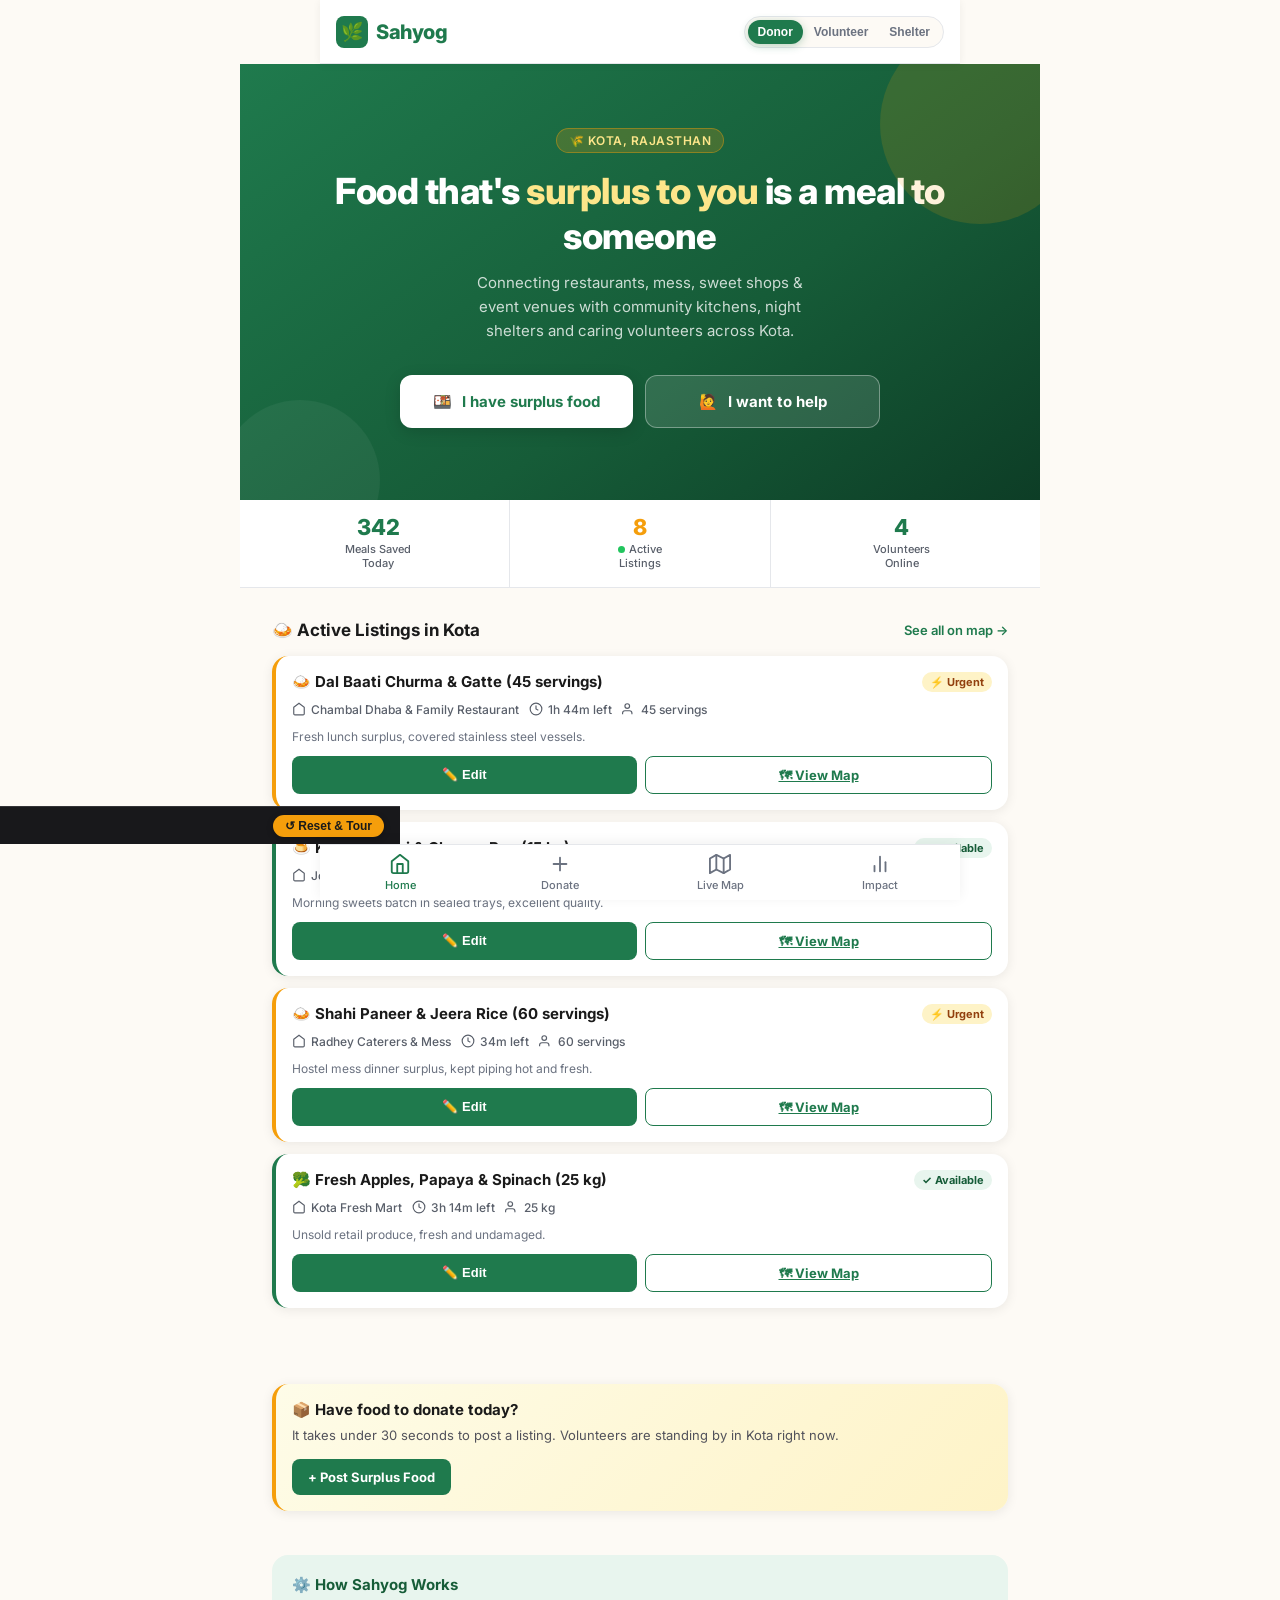
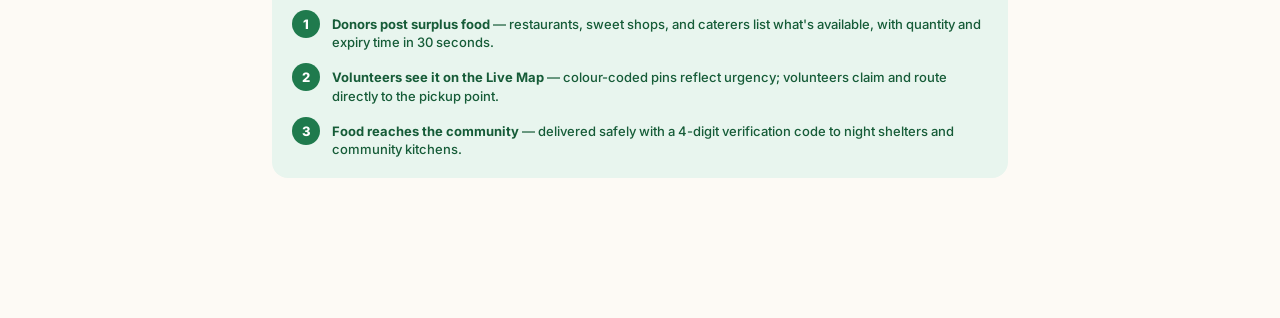
<file: index.html>
<!DOCTYPE html>
<html lang="en">
<head>
  <meta charset="UTF-8" />
  <meta name="viewport" content="width=device-width, initial-scale=1.0, viewport-fit=cover" />
  <meta name="theme-color" content="#1F7A4D" />
  <meta name="description" content="Sahyog — Hyper-local surplus food redistribution platform connecting donors with volunteers in Kota, Rajasthan." />
  <title>Sahyog — Surplus Food Redistribution (Kota)</title>
  <link rel="stylesheet" href="style.css" />
</head>
<body data-role="donor">

  <!-- Skip link for keyboard accessibility -->
  <a href="#main-content" class="skip-link" id="skip-to-main">Skip to main content</a>

  <!-- Shared Top Navbar (3-way role switcher) -->
  <nav class="navbar" aria-label="Main navigation">
    <a href="index.html" class="navbar-logo" aria-label="Sahyog home">
      <div class="logo-icon" aria-hidden="true">🌿</div>
      <span class="logo-text">Sahyog</span>
    </a>
    <div class="role-switcher role-switcher-3" role="group" aria-label="Switch demo view role">
      <button class="role-btn active" data-role="donor" aria-pressed="true">Donor</button>
      <button class="role-btn" data-role="volunteer" aria-pressed="false">Volunteer</button>
      <button class="role-btn" data-role="shelter" aria-pressed="false">Shelter</button>
    </div>
  </nav>

  <!-- Main Content -->
  <main class="main-content" id="main-content" tabindex="-1">

    <!-- Hero Section -->
    <section class="hero" aria-labelledby="hero-heading">
      <div class="hero-eyebrow" aria-hidden="true">🌾 Kota, Rajasthan</div>
      <h1 class="hero-title" id="hero-heading">
        Food that's <span class="accent">surplus to you</span> is a meal to someone
      </h1>
      <p class="hero-subtitle">
        Connecting restaurants, mess, sweet shops &amp; event venues with community kitchens, night shelters and caring volunteers across Kota.
      </p>
      <div class="hero-actions">
        <a href="donate.html" class="btn-hero-primary" id="cta-donate" role="button">
          <span aria-hidden="true">🍱</span> I have surplus food
        </a>
        <a href="map.html" class="btn-hero-secondary" id="cta-volunteer" role="button">
          <span aria-hidden="true">🙋</span> I want to help
        </a>
      </div>
    </section>

    <!-- Stats Strip -->
    <div class="stats-strip" aria-label="Live community stats">
      <div class="stats-strip-inner">
        <div class="stat-item">
          <div class="stat-value" id="stat-meals" aria-label="Meals saved today">342</div>
          <div class="stat-label" aria-hidden="true">Meals Saved<br>Today</div>
        </div>
        <div class="stat-item">
          <div class="stat-value accent" id="stat-listings" aria-label="Active food listings">4</div>
          <div class="stat-label" aria-hidden="true">
            <span class="stat-pulse" aria-hidden="true"></span>Active<br>Listings
          </div>
        </div>
        <div class="stat-item">
          <div class="stat-value" id="stat-volunteers" aria-label="Volunteers online in Kota">4</div>
          <div class="stat-label" aria-hidden="true">Volunteers<br>Online</div>
        </div>
      </div>
    </div>

    <!-- Active Listings Section -->
    <section class="section" aria-labelledby="listings-heading">
      <div class="section-header">
        <h2 class="section-title" id="listings-heading">🍛 Active Listings in Kota</h2>
        <a href="map.html" class="section-link" aria-label="See all active listings on live map">See all on map →</a>
      </div>

      <!-- Loading skeleton -->
      <div id="listings-skeleton" aria-hidden="true">
        <div class="skeleton-card"><div class="skeleton-line sk-title"></div><div class="skeleton-line sk-body"></div><div class="skeleton-line sk-body sk-short"></div></div>
        <div class="skeleton-card"><div class="skeleton-line sk-title"></div><div class="skeleton-line sk-body"></div><div class="skeleton-line sk-body sk-short"></div></div>
      </div>

      <!-- Dynamic listings container -->
      <div id="listings-container" aria-live="polite" aria-label="Surplus food listings">
        <!-- Rendered by home.js -->
      </div>

      <!-- Empty state -->
      <div id="listings-empty" class="empty-state" style="display:none;" aria-live="polite">
        <div class="empty-icon" aria-hidden="true">🍽️</div>
        <div class="empty-title">No active listings right now</div>
        <p class="empty-desc">Be the first to list surplus food today — it only takes 30 seconds.</p>
        <a href="donate.html" class="btn-sm btn-primary" style="display:inline-flex;text-decoration:none;max-width:200px;">
          + Post Surplus Food
        </a>
      </div>

      <!-- Error state -->
      <div id="listings-error" class="empty-state error-state" style="display:none;" role="alert">
        <div class="empty-icon" aria-hidden="true">⚠️</div>
        <div class="empty-title">Could not load food listings</div>
        <p class="empty-desc">There was a problem retrieving data from local storage.</p>
        <button class="btn-sm btn-primary" onclick="renderListings()">↺ Try Again</button>
      </div>
    </section>

    <!-- Role-Specific Views on Home Page -->

    <!-- 1. Volunteer Callout (shown in Volunteer role) -->
    <div class="volunteer-section" aria-label="Volunteer actions">
      <div class="vt">🙌 Ready to make a difference?</div>
      <div class="vs">
        There are <strong id="vol-listings-count">3</strong> active pickups near you in Kota right now.
        Every trip you make feeds real people tonight.
      </div>
      <a href="map.html" class="btn-sm btn-primary" style="max-width:200px; text-decoration:none; display:inline-flex;">
        🗺 Open Live Map
      </a>
    </div>

    <!-- 2. Donor Callout (shown in Donor role) -->
    <div class="section donor-only">
      <div class="card listing-card available"
           style="border-left-color:var(--accent);background:linear-gradient(135deg,#FEFCE8,#FEF3C7);">
        <div class="listing-title" style="margin-bottom:8px;">📦 Have food to donate today?</div>
        <p style="font-size:13px;color:#52525b;margin-bottom:16px;">
          It takes under 30 seconds to post a listing. Volunteers are standing by in Kota right now.
        </p>
        <a href="donate.html" class="btn-sm btn-primary"
           style="max-width:200px;text-decoration:none;display:inline-flex;">
          + Post Surplus Food
        </a>
      </div>
    </div>

    <!-- 3. Shelter Callout (shown in Shelter role) -->
    <div class="section shelter-only">
      <div class="card listing-card available"
           style="border-left-color:#F97316;background:linear-gradient(135deg,#FFF7ED,#FFEDD5);">
        <div class="listing-title" style="margin-bottom:8px;">🏠 Need surplus food for your shelter tonight?</div>
        <p style="font-size:13px;color:#52525b;margin-bottom:16px;line-height:1.5;">
          You are viewing as a Shelter / Community Kitchen manager. Update your nightly meal count on the Live Map so donors and volunteers can route food directly to your location.
        </p>
        <a href="map.html" class="btn-sm btn-primary"
           style="max-width:240px;text-decoration:none;display:inline-flex;">
          🗺 Open Live Map &amp; Update Needs
        </a>
      </div>
    </div>

    <!-- How It Works Section -->
    <section class="how-it-works" aria-labelledby="how-title">
      <div class="how-title" id="how-title">⚙️ How Sahyog Works</div>
      <ol class="steps" aria-label="3 steps to redistribute food">
        <li class="step">
          <div class="step-num" aria-hidden="true">1</div>
          <div class="step-text"><strong>Donors post surplus food</strong> — restaurants, sweet shops, and caterers list what's available, with quantity and expiry time in 30 seconds.</div>
        </li>
        <li class="step">
          <div class="step-num" aria-hidden="true">2</div>
          <div class="step-text"><strong>Volunteers see it on the Live Map</strong> — colour-coded pins reflect urgency; volunteers claim and route directly to the pickup point.</div>
        </li>
        <li class="step">
          <div class="step-num" aria-hidden="true">3</div>
          <div class="step-text"><strong>Food reaches the community</strong> — delivered safely with a 4-digit verification code to night shelters and community kitchens.</div>
        </li>
      </ol>
    </section>

  </main>

  <!-- Bottom Navigation Tabs -->
  <nav class="bottom-tabs" aria-label="Main tabs">
    <a href="index.html" class="tab-item active" aria-current="page" aria-label="Home">
      <svg viewBox="0 0 24 24" fill="none" stroke="currentColor" stroke-width="2" stroke-linecap="round" stroke-linejoin="round" aria-hidden="true" focusable="false"><path d="M3 9l9-7 9 7v11a2 2 0 01-2 2H5a2 2 0 01-2-2z"/><polyline points="9 22 9 12 15 12 15 22"/></svg>
      Home
    </a>
    <a href="donate.html" class="tab-item" aria-label="Donate food">
      <svg viewBox="0 0 24 24" fill="none" stroke="currentColor" stroke-width="2" stroke-linecap="round" stroke-linejoin="round" aria-hidden="true" focusable="false"><line x1="12" y1="5" x2="12" y2="19"/><line x1="5" y1="12" x2="19" y2="12"/></svg>
      Donate
    </a>
    <a href="map.html" class="tab-item" aria-label="Live map">
      <svg viewBox="0 0 24 24" fill="none" stroke="currentColor" stroke-width="2" stroke-linecap="round" stroke-linejoin="round" aria-hidden="true" focusable="false"><polygon points="1 6 1 22 8 18 16 22 23 18 23 2 16 6 8 2 1 6"/><line x1="8" y1="2" x2="8" y2="18"/><line x1="16" y1="6" x2="16" y2="22"/></svg>
      Live Map
    </a>
    <a href="impact.html" class="tab-item" aria-label="Community impact">
      <svg viewBox="0 0 24 24" fill="none" stroke="currentColor" stroke-width="2" stroke-linecap="round" stroke-linejoin="round" aria-hidden="true" focusable="false"><line x1="18" y1="20" x2="18" y2="10"/><line x1="12" y1="20" x2="12" y2="4"/><line x1="6" y1="20" x2="6" y2="14"/></svg>
      Impact
    </a>
  </nav>

  <!-- Demo footer -->
  <footer class="demo-footer" aria-label="Demo controls">
    <div class="demo-footer-info">
      <span class="demo-badge" aria-hidden="true">🧪 DEMO MODE</span>
      <span class="demo-sub">Kota, RJ</span>
    </div>
    <button class="btn-demo" id="btn-demo-mode" aria-label="Reset demo data and start guided tour">
      ↺ Reset &amp; Tour
    </button>
  </footer>

  <!-- Toast Container -->
  <div class="toast-container" id="toast-container" aria-live="polite" aria-atomic="true"></div>

  <!-- Scripts -->
  <script src="data.js"></script>
  <script src="app.js"></script>
  <script src="pages/home.js"></script>

</body>
</html>
</file>
<file: style.css>
/* Import */
@import url('https://fonts.googleapis.com/css2?family=Inter:wght@400;500;600;700;800&display=swap');

:root {
  --bg: #FDFAF5;
  --primary: #1F7A4D;
  --primary-dark: #165C38;
  --primary-light: #E8F5EE;
  --accent: #F59E0B;
  --accent-light: #FEF3C7;
  --text: #1A1A1A;
  --text-muted: #6B7280;
  --card: #FFFFFF;
  --border: #E5E7EB;
  --danger: #EF4444;
  --radius-card: 16px;
  --radius-btn: 12px;
  --radius-sm: 8px;
  --shadow: 0 2px 12px rgba(0,0,0,0.08);
  --shadow-hover: 0 6px 24px rgba(0,0,0,0.13);
  --navbar-h: 64px;
  --tab-h: 56px;
  --transition: all 0.2s cubic-bezier(0.4,0,0.2,1);
}

*, *::before, *::after { box-sizing: border-box; margin: 0; padding: 0; }
html { scroll-behavior: smooth; }

body {
  font-family: 'Inter', -apple-system, BlinkMacSystemFont, sans-serif;
  background: var(--bg);
  color: var(--text);
  min-height: 100vh;
  padding-bottom: calc(var(--tab-h) + 16px);
}

/* ===== NAVBAR ===== */
.navbar {
  position: fixed;
  top: 0; left: 0; right: 0;
  height: var(--navbar-h);
  background: var(--card);
  border-bottom: 1px solid var(--border);
  display: flex;
  align-items: center;
  justify-content: space-between;
  padding: 0 16px;
  z-index: 1000;
  box-shadow: 0 1px 8px rgba(0,0,0,0.06);
}

.navbar-logo {
  display: flex;
  align-items: center;
  gap: 8px;
  text-decoration: none;
  color: var(--text);
}
.navbar-logo .logo-icon {
  width: 32px; height: 32px;
  background: var(--primary);
  border-radius: 8px;
  display: flex; align-items: center; justify-content: center;
  font-size: 18px;
}
.navbar-logo .logo-text {
  font-size: 20px;
  font-weight: 800;
  color: var(--primary);
  letter-spacing: -0.5px;
}

/* Role Switcher */
.role-switcher {
  display: flex;
  align-items: center;
  background: var(--bg);
  border: 1.5px solid var(--border);
  border-radius: 24px;
  padding: 3px;
  gap: 2px;
}
.role-btn {
  padding: 5px 14px;
  border: none;
  border-radius: 20px;
  font-size: 13px;
  font-weight: 600;
  cursor: pointer;
  transition: var(--transition);
  background: transparent;
  color: var(--text-muted);
  white-space: nowrap;
}
.role-btn.active {
  background: var(--primary);
  color: #fff;
  box-shadow: 0 2px 8px rgba(31,122,77,0.3);
}

/* ===== BOTTOM TABS ===== */
.bottom-tabs {
  position: fixed;
  bottom: 0; left: 0; right: 0;
  height: var(--tab-h);
  background: var(--card);
  border-top: 1px solid var(--border);
  display: flex;
  align-items: center;
  z-index: 1000;
  box-shadow: 0 -2px 12px rgba(0,0,0,0.06);
}
.tab-item {
  flex: 1;
  display: flex;
  flex-direction: column;
  align-items: center;
  justify-content: center;
  gap: 3px;
  text-decoration: none;
  color: var(--text-muted);
  font-size: 11px;
  font-weight: 500;
  padding: 8px 4px;
  transition: var(--transition);
  -webkit-tap-highlight-color: transparent;
}
.tab-item.active { color: var(--primary); }
.tab-item svg { width: 22px; height: 22px; }
.tab-item.active svg { stroke: var(--primary); }

/* ===== MAIN CONTENT ===== */
.main-content {
  margin-top: var(--navbar-h);
  padding: 0;
}

/* ===== HERO SECTION ===== */
.hero {
  background: linear-gradient(145deg, var(--primary) 0%, #165C38 60%, #0D3D26 100%);
  padding: 48px 20px 56px;
  text-align: center;
  position: relative;
  overflow: hidden;
}
.hero::before {
  content: '';
  position: absolute;
  top: -40px; right: -40px;
  width: 200px; height: 200px;
  background: rgba(245,158,11,0.15);
  border-radius: 50%;
}
.hero::after {
  content: '';
  position: absolute;
  bottom: -60px; left: -20px;
  width: 160px; height: 160px;
  background: rgba(255,255,255,0.05);
  border-radius: 50%;
}
.hero-eyebrow {
  display: inline-flex;
  align-items: center;
  gap: 6px;
  background: rgba(245,158,11,0.2);
  border: 1px solid rgba(245,158,11,0.4);
  color: #FDE68A;
  font-size: 12px;
  font-weight: 600;
  padding: 4px 12px;
  border-radius: 20px;
  margin-bottom: 16px;
  letter-spacing: 0.5px;
  text-transform: uppercase;
}
.hero-title {
  font-size: clamp(24px, 6vw, 36px);
  font-weight: 800;
  color: #fff;
  line-height: 1.25;
  margin-bottom: 12px;
  letter-spacing: -0.5px;
}
.hero-title .accent { color: #FDE68A; }
.hero-subtitle {
  font-size: 15px;
  color: rgba(255,255,255,0.78);
  margin-bottom: 32px;
  line-height: 1.6;
  max-width: 340px;
  margin-left: auto;
  margin-right: auto;
}
.hero-actions {
  display: flex;
  flex-direction: column;
  gap: 12px;
  max-width: 320px;
  margin: 0 auto;
  position: relative;
  z-index: 1;
}
.btn-hero-primary {
  display: flex;
  align-items: center;
  justify-content: center;
  gap: 10px;
  padding: 16px 24px;
  background: #fff;
  color: var(--primary);
  border: none;
  border-radius: var(--radius-btn);
  font-size: 16px;
  font-weight: 700;
  cursor: pointer;
  transition: var(--transition);
  text-decoration: none;
  box-shadow: 0 4px 16px rgba(0,0,0,0.15);
}
.btn-hero-primary:hover { transform: translateY(-2px); box-shadow: 0 8px 24px rgba(0,0,0,0.2); }
.btn-hero-primary:active { transform: translateY(0); }

.btn-hero-secondary {
  display: flex;
  align-items: center;
  justify-content: center;
  gap: 10px;
  padding: 16px 24px;
  background: rgba(255,255,255,0.12);
  color: #fff;
  border: 1.5px solid rgba(255,255,255,0.35);
  border-radius: var(--radius-btn);
  font-size: 16px;
  font-weight: 700;
  cursor: pointer;
  transition: var(--transition);
  text-decoration: none;
}
.btn-hero-secondary:hover { background: rgba(255,255,255,0.2); transform: translateY(-2px); }
.btn-hero-secondary:active { transform: translateY(0); }

/* ===== STATS STRIP ===== */
.stats-strip {
  background: var(--card);
  border-bottom: 1px solid var(--border);
  padding: 0;
  overflow: hidden;
}
.stats-strip-inner {
  display: flex;
  overflow-x: auto;
  scrollbar-width: none;
  -ms-overflow-style: none;
  padding: 0 8px;
}
.stats-strip-inner::-webkit-scrollbar { display: none; }
.stat-item {
  flex: 1;
  min-width: 110px;
  display: flex;
  flex-direction: column;
  align-items: center;
  padding: 16px 12px;
  position: relative;
  border-right: 1px solid var(--border);
}
.stat-item:last-child { border-right: none; }
.stat-value {
  font-size: 22px;
  font-weight: 800;
  color: var(--primary);
  line-height: 1;
  margin-bottom: 4px;
}
.stat-value.accent { color: var(--accent); }
.stat-label {
  font-size: 11px;
  color: var(--text-muted);
  font-weight: 500;
  text-align: center;
  line-height: 1.3;
}
.stat-pulse {
  width: 7px; height: 7px;
  background: #22C55E;
  border-radius: 50%;
  display: inline-block;
  margin-right: 4px;
  animation: pulse 1.5s ease-in-out infinite;
}
@keyframes pulse {
  0%, 100% { opacity: 1; transform: scale(1); }
  50% { opacity: 0.5; transform: scale(0.7); }
}

/* ===== SECTION ===== */
.section { padding: 24px 16px; }
.section-header {
  display: flex;
  align-items: center;
  justify-content: space-between;
  margin-bottom: 16px;
}
.section-title {
  font-size: 17px;
  font-weight: 700;
  color: var(--text);
}
.section-link {
  font-size: 13px;
  color: var(--primary);
  font-weight: 600;
  text-decoration: none;
}

/* ===== LISTING CARD ===== */
.card {
  background: var(--card);
  border-radius: var(--radius-card);
  box-shadow: var(--shadow);
  overflow: hidden;
  transition: var(--transition);
  margin-bottom: 12px;
}
.card:hover { box-shadow: var(--shadow-hover); transform: translateY(-1px); }

.listing-card {
  padding: 16px;
  border-left: 4px solid transparent;
}
.listing-card.urgent { border-left-color: var(--accent); }
.listing-card.available { border-left-color: var(--primary); }

.listing-header {
  display: flex;
  align-items: flex-start;
  justify-content: space-between;
  margin-bottom: 10px;
  gap: 8px;
}
.listing-title {
  font-size: 15px;
  font-weight: 700;
  color: var(--text);
  line-height: 1.3;
  flex: 1;
}
.badge {
  display: inline-flex;
  align-items: center;
  gap: 4px;
  padding: 3px 8px;
  border-radius: 20px;
  font-size: 11px;
  font-weight: 700;
  white-space: nowrap;
  flex-shrink: 0;
}
.badge-urgent { background: var(--accent-light); color: #92400E; }
.badge-available { background: var(--primary-light); color: var(--primary-dark); }
.badge-claimed { background: #F3F4F6; color: var(--text-muted); }

.listing-meta {
  display: flex;
  flex-wrap: wrap;
  gap: 10px;
  margin-bottom: 12px;
}
.meta-item {
  display: flex;
  align-items: center;
  gap: 5px;
  font-size: 12px;
  color: var(--text-muted);
  font-weight: 500;
}
.meta-item svg { width: 14px; height: 14px; flex-shrink: 0; }

.listing-actions {
  display: flex;
  gap: 8px;
}
.btn-sm {
  flex: 1;
  padding: 10px 16px;
  border-radius: var(--radius-sm);
  font-size: 13px;
  font-weight: 700;
  cursor: pointer;
  border: none;
  transition: var(--transition);
  display: flex;
  align-items: center;
  justify-content: center;
  gap: 6px;
  -webkit-tap-highlight-color: transparent;
}
.btn-primary {
  background: var(--primary);
  color: #fff;
}
.btn-primary:hover { background: var(--primary-dark); }
.btn-primary:active { transform: scale(0.97); }
.btn-outline {
  background: transparent;
  color: var(--primary);
  border: 1.5px solid var(--primary);
}
.btn-outline:hover { background: var(--primary-light); }

/* ===== HOW IT WORKS ===== */
.how-it-works {
  background: var(--primary-light);
  border-radius: var(--radius-card);
  padding: 20px;
  margin: 0 16px 24px;
}
.how-title {
  font-size: 15px;
  font-weight: 700;
  color: var(--primary-dark);
  margin-bottom: 16px;
  display: flex;
  align-items: center;
  gap: 8px;
}
.steps {
  display: flex;
  flex-direction: column;
  gap: 12px;
}
.step {
  display: flex;
  align-items: flex-start;
  gap: 12px;
}
.step-num {
  width: 28px; height: 28px;
  background: var(--primary);
  color: #fff;
  border-radius: 50%;
  display: flex;
  align-items: center;
  justify-content: center;
  font-size: 13px;
  font-weight: 800;
  flex-shrink: 0;
}
.step-text { font-size: 13px; color: var(--primary-dark); font-weight: 500; line-height: 1.4; padding-top: 5px; }

/* ===== VOLUNTEER FOCUS SECTION ===== */
.volunteer-section {
  background: linear-gradient(135deg, #FEF3C7 0%, #FDE68A 100%);
  border-radius: var(--radius-card);
  padding: 20px;
  margin: 0 16px 24px;
  border: 1px solid #FCD34D;
}
.volunteer-section .vt { font-size: 15px; font-weight: 700; color: #92400E; margin-bottom: 8px; }
.volunteer-section .vs { font-size: 13px; color: #78350F; line-height: 1.5; margin-bottom: 16px; }

/* ===== TOAST ===== */
.toast-container {
  position: fixed;
  top: 72px; right: 16px;
  z-index: 2000;
  display: flex;
  flex-direction: column;
  gap: 8px;
  pointer-events: none;
}
.toast {
  background: var(--text);
  color: #fff;
  padding: 12px 16px;
  border-radius: var(--radius-sm);
  font-size: 13px;
  font-weight: 500;
  box-shadow: var(--shadow-hover);
  animation: slideIn 0.3s ease, fadeOut 0.3s ease 2.7s forwards;
  pointer-events: auto;
  max-width: 280px;
}
.toast.success { background: var(--primary); }
.toast.warning { background: var(--accent); color: #1A1A1A; }

@keyframes slideIn {
  from { opacity: 0; transform: translateX(100%); }
  to { opacity: 1; transform: translateX(0); }
}
@keyframes fadeOut {
  from { opacity: 1; }
  to { opacity: 0; transform: translateX(100%); }
}

/* ===== DONOR VIEW TWEAKS ===== */
body[data-role="donor"] .volunteer-section { display: none; }
body[data-role="volunteer"] .donor-only { display: none; }

/* ===== DESKTOP ===== */
@media (min-width: 640px) {
  .hero { padding: 64px 40px 72px; }
  .hero-actions { flex-direction: row; max-width: 480px; }
  .btn-hero-primary, .btn-hero-secondary { flex: 1; font-size: 15px; }
  .stats-strip-inner { justify-content: center; }
  .stat-item { min-width: 140px; }
  .section { padding: 32px 32px; }
  .how-it-works, .volunteer-section { margin: 0 32px 32px; }
}

@media (min-width: 1024px) {
  body { max-width: 800px; margin: 0 auto; }
  .navbar, .bottom-tabs, .demo-footer { max-width: 800px; left: 50%; transform: translateX(-50%); }
  .toast-container { right: calc(50% - 384px); }
}


/* ============================================================
   DONATE PAGE
   ============================================================ */

/* ── Progress bar wrap (sticky below navbar) ── */
.donate-progress-bar-wrap {
  position: sticky;
  top: var(--navbar-h);
  z-index: 90;
  background: var(--card);
  display: flex;
  align-items: center;
  gap: 12px;
  padding: 10px 16px;
  border-bottom: 1px solid var(--border);
  box-shadow: 0 2px 8px rgba(0,0,0,0.04);
}
.donate-progress-bg {
  flex: 1;
  height: 6px;
  background: var(--border);
  border-radius: 99px;
  overflow: hidden;
}
.donate-progress-fill {
  height: 100%;
  background: linear-gradient(90deg, var(--primary) 0%, #34D399 100%);
  border-radius: 99px;
  transition: width 0.45s cubic-bezier(0.4, 0, 0.2, 1);
}
.donate-timer {
  font-size: 12px;
  font-weight: 700;
  color: var(--text-muted);
  min-width: 32px;
  text-align: right;
  font-variant-numeric: tabular-nums;
  letter-spacing: 0.3px;
}

/* ── Donate main layout ── */
.donate-main {
  padding-bottom: calc(var(--tab-h) + 80px);
}

/* ── Section blocks ── */
.donate-section {
  padding: 20px 16px;
}
.donate-section-label {
  font-size: 15px;
  font-weight: 700;
  color: var(--text);
  margin-bottom: 14px;
  display: flex;
  align-items: center;
  gap: 8px;
  flex-wrap: wrap;
}
.step-badge {
  display: inline-flex;
  align-items: center;
  justify-content: center;
  width: 22px;
  height: 22px;
  background: var(--primary);
  color: #fff;
  border-radius: 50%;
  font-size: 11px;
  font-weight: 800;
  flex-shrink: 0;
}
.donate-divider {
  height: 1px;
  background: var(--border);
  margin: 0 16px;
}

/* ── Food type grid ── */
.food-type-grid {
  display: grid;
  grid-template-columns: repeat(5, 1fr);
  gap: 8px;
}
.food-tile {
  display: flex;
  flex-direction: column;
  align-items: center;
  justify-content: center;
  gap: 6px;
  padding: 12px 4px;
  background: var(--card);
  border: 2px solid var(--border);
  border-radius: 14px;
  cursor: pointer;
  transition: var(--transition);
  -webkit-tap-highlight-color: transparent;
  box-shadow: var(--shadow);
  outline: none;
}
.food-tile:hover {
  border-color: var(--primary);
  background: var(--primary-light);
  transform: translateY(-2px);
  box-shadow: var(--shadow-hover);
}
.food-tile.selected {
  border-color: var(--primary);
  background: var(--primary-light);
  box-shadow: 0 0 0 3px rgba(31, 122, 77, 0.18), var(--shadow);
}
.food-tile-emoji {
  font-size: 26px;
  line-height: 1;
}
.food-tile-label {
  font-size: 10px;
  font-weight: 700;
  color: var(--text-muted);
  text-align: center;
  line-height: 1.25;
}
.food-tile.selected .food-tile-label { color: var(--primary-dark); }

@keyframes tileBounce {
  0%   { transform: scale(1); }
  35%  { transform: scale(0.9); }
  65%  { transform: scale(1.1); }
  100% { transform: scale(1); }
}
.tile-bounce { animation: tileBounce 0.28s ease; }

/* ── Chip rows ── */
.chip-row {
  display: flex;
  flex-wrap: wrap;
  gap: 8px;
}
.chip {
  padding: 8px 15px;
  border: 1.5px solid var(--border);
  border-radius: 99px;
  background: var(--card);
  color: var(--text-muted);
  font-size: 13px;
  font-weight: 600;
  cursor: pointer;
  transition: var(--transition);
  -webkit-tap-highlight-color: transparent;
  white-space: nowrap;
  font-family: inherit;
}
.chip:hover { border-color: var(--primary); color: var(--primary); }
.chip.active {
  background: var(--primary);
  border-color: var(--primary);
  color: #fff;
  box-shadow: 0 2px 8px rgba(31, 122, 77, 0.3);
}

@keyframes chipFlash {
  0%, 100% { background: var(--primary); border-color: var(--primary); color: #fff; }
  50%       { background: var(--accent);  border-color: var(--accent);  color: #1A1A1A; }
}
.chip-flash { animation: chipFlash 0.22s ease; }

/* ── Quantity stepper ── */
.qty-stepper-row {
  display: flex;
  align-items: center;
  justify-content: center;
  gap: 0;
  margin: 18px 0 14px;
}
.qty-btn {
  width: 56px;
  height: 56px;
  background: var(--primary-light);
  border: 2px solid var(--primary);
  border-radius: 50%;
  font-size: 26px;
  font-weight: 400;
  color: var(--primary);
  cursor: pointer;
  display: flex;
  align-items: center;
  justify-content: center;
  transition: var(--transition);
  -webkit-tap-highlight-color: transparent;
  line-height: 1;
  font-family: inherit;
  flex-shrink: 0;
}
.qty-btn:hover:not(:disabled) { background: var(--primary); color: #fff; transform: scale(1.08); }
.qty-btn:active:not(:disabled) { transform: scale(0.94); }
.qty-btn:disabled { opacity: 0.3; cursor: not-allowed; }

.qty-display {
  display: flex;
  flex-direction: column;
  align-items: center;
  min-width: 110px;
  padding: 0 20px;
}
#qty-value {
  font-size: 52px;
  font-weight: 800;
  color: var(--primary);
  line-height: 1;
  font-variant-numeric: tabular-nums;
  transition: transform 0.1s ease;
}
.qty-unit-label {
  font-size: 14px;
  font-weight: 600;
  color: var(--text-muted);
  margin-top: 2px;
}

/* ── Location card ── */
.location-card {
  background: var(--card);
  border: 1.5px solid var(--border);
  border-radius: var(--radius-card);
  overflow: hidden;
  box-shadow: var(--shadow);
}
.location-pin-row {
  display: flex;
  align-items: flex-start;
  gap: 12px;
  padding: 14px 16px;
}
.location-pin-icon { font-size: 22px; flex-shrink: 0; margin-top: 1px; }
.location-details { flex: 1; min-width: 0; }
.location-name { font-size: 14px; font-weight: 700; color: var(--text); }
.location-address { font-size: 12px; color: var(--text-muted); margin-top: 2px; line-height: 1.4; }
.location-edit-btn {
  background: var(--bg);
  border: 1px solid var(--border);
  border-radius: 8px;
  padding: 6px 10px;
  cursor: pointer;
  font-size: 14px;
  flex-shrink: 0;
  transition: var(--transition);
}
.location-edit-btn:hover { background: var(--primary-light); border-color: var(--primary); }
.mini-map {
  height: 148px;
  width: 100%;
  border-top: 1px solid var(--border);
}
.mini-map-hint {
  font-size: 11px;
  color: var(--text-muted);
  text-align: center;
  padding: 6px 12px;
  border-top: 1px solid var(--border);
  background: var(--bg);
}

/* ── Hygiene toggles ── */
.hygiene-list { display: flex; flex-direction: column; gap: 10px; }
.hygiene-toggle {
  display: flex;
  align-items: center;
  gap: 14px;
  padding: 14px 16px;
  background: var(--card);
  border: 1.5px solid var(--border);
  border-radius: var(--radius-sm);
  cursor: pointer;
  transition: border-color 0.2s ease, background 0.2s ease;
  -webkit-tap-highlight-color: transparent;
  user-select: none;
}
.hygiene-toggle:has(input:checked) {
  border-color: var(--primary);
  background: var(--primary-light);
}
.hygiene-toggle input[type="checkbox"] { display: none; }

.toggle-track {
  width: 44px;
  height: 24px;
  background: #D1D5DB;
  border-radius: 99px;
  position: relative;
  flex-shrink: 0;
  transition: background 0.22s ease;
}
.hygiene-toggle:has(input:checked) .toggle-track { background: var(--primary); }

.toggle-thumb {
  width: 18px;
  height: 18px;
  background: #fff;
  border-radius: 50%;
  position: absolute;
  top: 3px;
  left: 3px;
  transition: left 0.22s ease;
  box-shadow: 0 1px 4px rgba(0,0,0,0.25);
}
.hygiene-toggle:has(input:checked) .toggle-thumb { left: 23px; }
.toggle-label { font-size: 14px; font-weight: 600; color: var(--text); flex: 1; }

/* ── Safety verified badge ── */
.safety-badge {
  display: inline-flex;
  align-items: center;
  gap: 4px;
  background: var(--primary);
  color: #fff;
  font-size: 11px;
  font-weight: 700;
  padding: 3px 10px;
  border-radius: 99px;
  margin-left: 2px;
}
@keyframes badgePop {
  0%   { transform: scale(0.6); opacity: 0; }
  60%  { transform: scale(1.18); opacity: 1; }
  100% { transform: scale(1); }
}
.badge-pop { animation: badgePop 0.38s cubic-bezier(0.4,0,0.2,1); }

/* ── Optional note ── */
.donate-note {
  width: 100%;
  padding: 12px 14px;
  border: 1.5px solid var(--border);
  border-radius: var(--radius-sm);
  font-family: 'Inter', sans-serif;
  font-size: 14px;
  color: var(--text);
  background: var(--card);
  resize: none;
  transition: border-color 0.2s ease, box-shadow 0.2s ease;
  line-height: 1.5;
}
.donate-note::placeholder { color: var(--text-muted); }
.donate-note:focus {
  outline: none;
  border-color: var(--primary);
  box-shadow: 0 0 0 3px rgba(31,122,77,0.12);
}

/* ── Submit button ── */
.donate-submit-wrap {
  padding: 16px 16px 8px;
}
.btn-post-surplus {
  width: 100%;
  padding: 18px 24px;
  background: var(--primary);
  color: #fff;
  border: none;
  border-radius: var(--radius-btn);
  font-size: 16px;
  font-weight: 800;
  cursor: pointer;
  transition: var(--transition);
  letter-spacing: -0.2px;
  box-shadow: 0 4px 16px rgba(31,122,77,0.35);
  -webkit-tap-highlight-color: transparent;
  font-family: inherit;
  line-height: 1.3;
}
.btn-post-surplus:not(:disabled):hover {
  background: var(--primary-dark);
  transform: translateY(-2px);
  box-shadow: 0 8px 24px rgba(31,122,77,0.42);
}
.btn-post-surplus:not(:disabled):active { transform: translateY(0) scale(0.98); }
.btn-post-surplus:disabled {
  background: #E5E7EB;
  color: var(--text-muted);
  box-shadow: none;
  cursor: not-allowed;
}

/* ============================================================
   SUCCESS SCREEN
   ============================================================ */
.success-screen {
  position: fixed;
  inset: 0;
  background: var(--bg);
  z-index: 500;
  display: flex;
  align-items: flex-start;
  justify-content: center;
  overflow-y: auto;
  padding-top: calc(var(--navbar-h) + 24px);
}
.success-inner {
  width: 100%;
  max-width: 480px;
  padding: 8px 24px 120px;
  display: flex;
  flex-direction: column;
  align-items: center;
  text-align: center;
}

/* Animated rings */
.success-icon-wrap {
  position: relative;
  width: 96px;
  height: 96px;
  display: flex;
  align-items: center;
  justify-content: center;
  margin-bottom: 20px;
}
.success-ring {
  position: absolute;
  inset: 0;
  border-radius: 50%;
  border: 2.5px solid var(--primary);
  opacity: 0;
  transform: scale(0.5);
}
@keyframes ringExpand {
  0%   { transform: scale(0.5); opacity: 0.75; }
  100% { transform: scale(2.4); opacity: 0; }
}
@keyframes ringExpand2 {
  0%   { transform: scale(0.5); opacity: 0.5; }
  100% { transform: scale(3.0); opacity: 0; }
}
.success-ring-1.ring-expand  { animation: ringExpand  1.3s ease-out forwards; }
.success-ring-2.ring-expand-2 { animation: ringExpand2 1.8s ease-out 0.25s forwards; }

.success-checkmark {
  font-size: 54px;
  position: relative;
  z-index: 1;
  animation: checkPop 0.5s cubic-bezier(0.4,0,0.2,1) forwards;
}
@keyframes checkPop {
  0%   { transform: scale(0); opacity: 0; }
  60%  { transform: scale(1.25); opacity: 1; }
  100% { transform: scale(1); }
}

/* Time badge */
.success-time-badge {
  display: inline-flex;
  align-items: center;
  gap: 5px;
  background: var(--accent-light);
  color: #92400E;
  font-size: 13px;
  font-weight: 800;
  padding: 5px 16px;
  border-radius: 99px;
  margin-bottom: 16px;
  border: 1.5px solid #FCD34D;
  letter-spacing: 0.1px;
}
.success-title {
  font-size: 26px;
  font-weight: 800;
  color: var(--text);
  margin-bottom: 8px;
  letter-spacing: -0.5px;
}
.success-subtitle {
  font-size: 14px;
  color: var(--text-muted);
  line-height: 1.65;
  margin-bottom: 24px;
  max-width: 300px;
}

/* Summary card */
.success-summary-card {
  width: 100%;
  background: var(--card);
  border: 1.5px solid var(--border);
  border-radius: var(--radius-card);
  padding: 16px;
  margin-bottom: 20px;
  box-shadow: var(--shadow);
  text-align: left;
  animation: slideUp 0.4s ease 0.2s both;
}
@keyframes slideUp {
  from { transform: translateY(16px); opacity: 0; }
  to   { transform: translateY(0);    opacity: 1; }
}
.summary-row { display: flex; align-items: flex-start; gap: 12px; }
.summary-emoji { font-size: 36px; flex-shrink: 0; line-height: 1; }
.summary-details { flex: 1; min-width: 0; }
.summary-title  { font-size: 15px; font-weight: 700; color: var(--text); margin-bottom: 6px; line-height: 1.3; }
.summary-meta   { display: flex; gap: 12px; flex-wrap: wrap; font-size: 12px; color: var(--text-muted); font-weight: 500; margin-bottom: 8px; }
.summary-safety {
  display: inline-flex;
  align-items: center;
  gap: 4px;
  background: var(--primary-light);
  color: var(--primary-dark);
  font-size: 11px;
  font-weight: 700;
  padding: 3px 10px;
  border-radius: 99px;
  border: 1px solid rgba(31,122,77,0.2);
}

/* Success actions */
.success-actions {
  display: flex;
  flex-direction: column;
  gap: 10px;
  width: 100%;
  animation: slideUp 0.4s ease 0.35s both;
}

/* ── Responsive ── */
@media (min-width: 400px) {
  .food-tile-emoji { font-size: 30px; }
  .food-tile-label { font-size: 11px; }
}
@media (min-width: 480px) {
  .food-tile { padding: 16px 8px; }
  .food-tile-emoji { font-size: 32px; }
}
@media (min-width: 640px) {
  .success-actions { flex-direction: row; }
  .donate-section { padding: 24px 24px; }
  .donate-divider { margin: 0 24px; }
}


/* ============================================================
   LIVE MAP PAGE
   ============================================================ */

/* Override body for map page — no default bottom padding */
body.map-page {
  padding-bottom: 0;
  overflow: hidden;        /* prevent body scroll; panels scroll independently */
}

/* ── Split layout ─────────────────────────────────────────── */
.map-layout {
  display: flex;
  flex-direction: column;          /* mobile: stack */
  height: calc(100vh - var(--navbar-h) - var(--tab-h) - 38px);
  margin-top: var(--navbar-h);
  overflow-y: auto;
  overflow-x: hidden;
  -webkit-overflow-scrolling: touch;
}

/* ── Map panel ──────────────────────────────────────────────*/
.map-panel {
  position: relative;
  height: 400px;
  min-height: 400px;
  flex: 0 0 400px;                /* mobile: fixed at 400px */
  width: 100%;
}
#live-map {
  width: 100%;
  height: 100%;
  min-height: 400px;
}

/* ── Feed panel ─────────────────────────────────────────────*/
.feed-panel {
  flex: 1;
  display: flex;
  flex-direction: column;
  background: var(--bg);
  overflow: hidden;
  border-top: 2px solid var(--border);
}

/* Feed header (sticky inside panel) */
.feed-header {
  background: var(--card);
  padding: 12px 14px 0;
  border-bottom: 1px solid var(--border);
  flex-shrink: 0;
  box-shadow: 0 2px 8px rgba(0,0,0,0.04);
}
.feed-header-top {
  display: flex;
  align-items: center;
  justify-content: space-between;
  margin-bottom: 10px;
}
.feed-header-title {
  font-size: 15px;
  font-weight: 800;
  color: var(--text);
  display: flex;
  align-items: center;
  gap: 8px;
}
.live-dot {
  width: 9px; height: 9px;
  background: #22C55E;
  border-radius: 50%;
  animation: pulse 1.4s ease-in-out infinite;
  flex-shrink: 0;
}
.feed-count-badge {
  font-size: 11px;
  font-weight: 700;
  color: var(--primary);
  background: var(--primary-light);
  padding: 3px 10px;
  border-radius: 99px;
  border: 1px solid rgba(31,122,77,0.2);
}
.filter-row {
  display: flex;
  gap: 7px;
  overflow-x: auto;
  scrollbar-width: none;
  padding-bottom: 10px;
}
.filter-row::-webkit-scrollbar { display: none; }
.filter-chip {
  padding: 6px 13px;
  border: 1.5px solid var(--border);
  border-radius: 99px;
  background: var(--card);
  color: var(--text-muted);
  font-size: 12px;
  font-weight: 700;
  cursor: pointer;
  transition: var(--transition);
  white-space: nowrap;
  font-family: inherit;
  -webkit-tap-highlight-color: transparent;
}
.filter-chip:hover { border-color: var(--primary); color: var(--primary); }
.filter-chip.active {
  background: var(--primary);
  border-color: var(--primary);
  color: #fff;
  box-shadow: 0 2px 8px rgba(31,122,77,0.3);
}
.feed-count-label {
  font-size: 11px;
  color: var(--text-muted);
  font-weight: 500;
  padding: 6px 0 8px;
}

/* Scrollable feed container */
.feed-scroll {
  flex: 1;
  overflow-y: auto;
  padding: 10px 12px 12px;
  -webkit-overflow-scrolling: touch;
  scroll-behavior: smooth;
}
.feed-scroll::-webkit-scrollbar { width: 4px; }
.feed-scroll::-webkit-scrollbar-thumb { background: var(--border); border-radius: 4px; }

/* ── Feed card ──────────────────────────────────────────────*/
.feed-card {
  background: var(--card);
  border-radius: 14px;
  border-left: 4px solid var(--primary);
  box-shadow: var(--shadow);
  margin-bottom: 10px;
  padding: 12px;
  cursor: pointer;
  transition: transform 0.18s ease, box-shadow 0.18s ease, border-color 0.3s ease;
  -webkit-tap-highlight-color: transparent;
  animation: none;
}
.feed-card:hover { transform: translateY(-2px); box-shadow: var(--shadow-hover); }
.feed-card.card-urg-orange { border-left-color: var(--accent); }
.feed-card.card-urg-red    { border-left-color: #EF4444; }

/* Highlight (triggered by pin click) */
.feed-card.card-hl {
  box-shadow: 0 0 0 3px rgba(31,122,77,0.35), var(--shadow-hover);
  transform: translateY(-1px);
}

/* New listing entrance */
@keyframes cardEnter {
  from { opacity: 0; transform: translateY(-16px) scale(0.97); }
  to   { opacity: 1; transform: translateY(0) scale(1); }
}
.card-enter { animation: cardEnter 0.35s cubic-bezier(0.4,0,0.2,1) forwards; }

/* Fade-out when expired/claimed */
@keyframes cardFade {
  from { opacity: 1; transform: scale(1); max-height: 200px; }
  to   { opacity: 0; transform: scale(0.95); max-height: 0; padding: 0; margin: 0; }
}
.card-fading { animation: cardFade 0.6s ease forwards; overflow: hidden; }

/* Card layout */
.feed-top {
  display: flex;
  align-items: flex-start;
  gap: 10px;
  margin-bottom: 10px;
}
.feed-emoji { font-size: 26px; flex-shrink: 0; line-height: 1; }
.feed-info  { flex: 1; min-width: 0; }
.feed-title { font-size: 13px; font-weight: 700; color: var(--text); line-height: 1.35; margin-bottom: 4px; }
.feed-meta  { display: flex; gap: 8px; flex-wrap: wrap; font-size: 11px; color: var(--text-muted); font-weight: 500; }
.feed-safety {
  display: inline-flex; align-items: center; gap: 3px;
  margin-top: 5px;
  background: var(--primary-light); color: var(--primary-dark);
  font-size: 10px; font-weight: 700;
  padding: 2px 8px; border-radius: 99px;
  border: 1px solid rgba(31,122,77,0.2);
}
.feed-new-badge {
  display: inline-flex; align-items: center;
  background: var(--accent); color: #fff;
  font-size: 9px; font-weight: 800;
  padding: 2px 7px; border-radius: 99px;
  letter-spacing: 0.5px;
  flex-shrink: 0;
  margin-left: 2px;
  animation: badgePop 0.4s ease;
}

.feed-bottom {
  display: flex;
  align-items: center;
  justify-content: space-between;
  gap: 10px;
}

/* Spoilage clock */
.spoilage-clock {
  display: flex;
  align-items: center;
  gap: 8px;
  flex-shrink: 0;
}
.clock-svg { flex-shrink: 0; }
.clock-ring { transition: stroke 0.5s ease; }
.clock-label {
  font-size: 12px;
  font-weight: 800;
  min-width: 40px;
  font-variant-numeric: tabular-nums;
  letter-spacing: -0.3px;
}

/* Action button row (Claim + Smart Match side by side) */
.feed-btn-row {
  display: flex;
  align-items: center;
  justify-content: flex-end;
  gap: 8px;
  flex: 1;
  min-width: 0;
}

/* Claim button in feed */
.feed-claim-btn {
  height: 38px;
  padding: 0 14px;
  background: var(--primary);
  color: #fff;
  border: 1.5px solid var(--primary);
  border-radius: var(--radius-sm);
  font-size: 12px;
  font-weight: 700;
  cursor: pointer;
  transition: var(--transition);
  font-family: inherit;
  -webkit-tap-highlight-color: transparent;
  display: inline-flex;
  align-items: center;
  justify-content: center;
  gap: 5px;
  box-sizing: border-box;
  white-space: nowrap;
}
.feed-claim-btn:hover  { background: var(--primary-dark); border-color: var(--primary-dark); transform: translateY(-1px); }
.feed-claim-btn:active { transform: scale(0.97); }
.feed-claimed {
  height: 38px;
  font-size: 12px;
  color: var(--text-muted);
  font-weight: 600;
  display: inline-flex;
  align-items: center;
  gap: 4px;
}

/* Empty state */
.feed-empty {
  text-align: center;
  padding: 40px 16px;
  color: var(--text-muted);
  font-size: 14px;
  font-weight: 500;
}

/* ── Map legend ─────────────────────────────────────────────*/
.map-legend {
  position: absolute;
  bottom: 12px;
  right: 10px;
  background: rgba(255,255,255,0.95);
  border: 1px solid var(--border);
  border-radius: 10px;
  padding: 10px 12px;
  z-index: 400;
  box-shadow: var(--shadow);
  backdrop-filter: blur(4px);
}
.legend-title {
  font-size: 11px;
  font-weight: 800;
  color: var(--text);
  margin-bottom: 7px;
  letter-spacing: 0.3px;
}
.legend-row {
  display: flex;
  align-items: center;
  gap: 7px;
  font-size: 11px;
  color: var(--text-muted);
  font-weight: 500;
  margin-bottom: 5px;
  white-space: nowrap;
}
.legend-row:last-child { margin-bottom: 0; }
.legend-pin {
  width: 12px; height: 12px;
  border-radius: 50%;
  display: inline-block;
  flex-shrink: 0;
}
.legend-pin.legend-pulse {
  animation: pulse 1.4s ease-in-out infinite;
}
.legend-pin.legend-house {
  background: none;
  font-size: 14px;
  width: 14px; height: 14px;
  display: flex; align-items: center; justify-content: center;
}

/* ── Custom map pin styles ──────────────────────────────────*/
.map-pin-wrap {
  display: flex;
  flex-direction: column;
  align-items: center;
  filter: drop-shadow(0 3px 6px rgba(0,0,0,0.25));
}
.map-pin {
  width: 36px; height: 36px;
  border-radius: 50% 50% 50% 0;
  transform: rotate(-45deg);
  border: 3px solid;
  display: flex; align-items: center; justify-content: center;
  box-shadow: 0 2px 8px rgba(0,0,0,0.2);
}
.map-pin-emoji {
  transform: rotate(45deg);
  font-size: 16px;
  line-height: 1;
  display: block;
}
.map-pin-tail {
  width: 0; height: 0;
  border-left: 5px solid transparent;
  border-right: 5px solid transparent;
  border-top: 8px solid;
  margin-top: -1px;
}

/* Red pin pulse */
@keyframes pinPulse {
  0%, 100% { filter: drop-shadow(0 3px 6px rgba(239,68,68,0.3)); transform: scale(1); }
  50%       { filter: drop-shadow(0 4px 14px rgba(239,68,68,0.6)); transform: scale(1.08); }
}
.map-pin-pulse { animation: pinPulse 1.6s ease-in-out infinite; }

/* Pickup point icon */
.map-pickup-wrap {
  display: flex;
  flex-direction: column;
  align-items: center;
  filter: drop-shadow(0 2px 5px rgba(0,0,0,0.2));
}
.map-pickup-icon {
  font-size: 28px;
  line-height: 1;
  background: rgba(255,255,255,0.9);
  border-radius: 50%;
  width: 38px; height: 38px;
  display: flex; align-items: center; justify-content: center;
  border: 2px solid #6B7280;
  box-shadow: 0 2px 8px rgba(0,0,0,0.15);
}
.map-pickup-label {
  font-size: 9px;
  font-weight: 700;
  color: #374151;
  background: rgba(255,255,255,0.92);
  padding: 1px 5px;
  border-radius: 4px;
  margin-top: 2px;
  white-space: nowrap;
  max-width: 60px;
  overflow: hidden;
  text-overflow: ellipsis;
  box-shadow: 0 1px 3px rgba(0,0,0,0.1);
}

/* ── Leaflet popup overrides ─────────────────────────────── */
.sahyog-popup .leaflet-popup-content-wrapper {
  border-radius: 14px !important;
  box-shadow: 0 8px 32px rgba(0,0,0,0.15) !important;
  padding: 0 !important;
  overflow: hidden;
  border: 1.5px solid var(--border);
}
.sahyog-popup .leaflet-popup-content {
  margin: 0 !important;
  width: auto !important;
  min-width: 220px;
}
.sahyog-popup .leaflet-popup-tip-container {
  margin-top: -1px;
}
.map-popup {
  padding: 14px 16px;
  font-family: 'Inter', sans-serif;
}
.popup-header {
  display: flex;
  align-items: flex-start;
  gap: 10px;
  margin-bottom: 8px;
}
.popup-emoji { font-size: 26px; flex-shrink: 0; line-height: 1; }
.popup-title-block { flex: 1; min-width: 0; }
.popup-title { font-size: 13px; font-weight: 700; color: #1A1A1A; line-height: 1.3; margin-bottom: 2px; }
.popup-meta  { font-size: 11px; color: #6B7280; font-weight: 500; }
.popup-time  { font-size: 12px; font-weight: 700; margin: 6px 0; }
.popup-claim-btn {
  display: block;
  width: 100%;
  margin-top: 10px;
  padding: 9px 14px;
  background: #1F7A4D;
  color: #fff;
  border: none;
  border-radius: 8px;
  font-size: 13px;
  font-weight: 700;
  cursor: pointer;
  font-family: 'Inter', sans-serif;
  transition: background 0.18s ease;
}
.popup-claim-btn:hover { background: #165C38; }
.popup-claimed {
  margin-top: 10px;
  font-size: 12px;
  color: #6B7280;
  font-weight: 600;
  text-align: center;
  padding: 6px;
  background: #F3F4F6;
  border-radius: 6px;
}

/* ── Desktop split layout ───────────────────────────────────*/
@media (min-width: 768px) {
  body.map-page { overflow: hidden; }

  .map-layout {
    flex-direction: row;              /* side-by-side */
    overflow: hidden;
  }
  .map-panel {
    flex: 0 0 55%;                   /* map = 55% width */
    height: 100%;
    min-height: unset;
  }
  .feed-panel {
    flex: 0 0 45%;                   /* feed = 45% */
    height: 100%;
    border-top: none;
    border-left: 2px solid var(--border);
  }
  .map-legend {
    bottom: 16px;
    right: 14px;
  }
  .feed-scroll {
    padding: 12px 14px 16px;
  }
  .feed-claim-btn { max-width: 150px; }
}

@media (min-width: 1024px) {
  .map-panel  { flex: 0 0 60%; }
  .feed-panel { flex: 0 0 40%; }
  .feed-title { font-size: 14px; }
}


/* ============================================================
   CLAIM & DELIVER FLOW
   ============================================================ */

/* ── Feed header actions row ─────────────────────────────── */
.feed-header-actions {
  display: flex;
  align-items: center;
  gap: 8px;
}
.my-drops-toggle {
  position: relative;
  width: 36px; height: 36px;
  background: var(--bg);
  border: 1.5px solid var(--border);
  border-radius: 10px;
  cursor: pointer;
  font-size: 16px;
  display: flex; align-items: center; justify-content: center;
  transition: var(--transition);
}
.my-drops-toggle:hover { background: var(--primary-light); border-color: var(--primary); }
.my-drops-badge {
  position: absolute;
  top: -5px; right: -5px;
  width: 17px; height: 17px;
  background: var(--accent);
  color: #fff;
  font-size: 9px;
  font-weight: 800;
  border-radius: 50%;
  display: flex; align-items: center; justify-content: center;
  border: 2px solid var(--card);
}

/* ── My Drops slide-down panel ───────────────────────────── */
.my-drops-panel {
  max-height: 0;
  overflow: hidden;
  transition: max-height 0.35s cubic-bezier(0.4,0,0.2,1);
  background: var(--card);
  border-bottom: 1px solid var(--border);
}
.my-drops-panel.open { max-height: 320px; overflow-y: auto; }
.my-drops-header {
  display: flex;
  align-items: center;
  justify-content: space-between;
  padding: 10px 14px 8px;
  border-bottom: 1px solid var(--border);
}
.my-drops-title { font-size: 13px; font-weight: 700; color: var(--text); }
.my-drops-close {
  background: none; border: none; cursor: pointer;
  font-size: 14px; color: var(--text-muted); padding: 2px 6px;
}
.my-drops-list { padding: 6px 10px 10px; }
.drops-empty { font-size: 12px; color: var(--text-muted); padding: 10px 4px; }

.drop-row {
  display: flex;
  align-items: center;
  gap: 10px;
  padding: 9px 8px;
  border-radius: var(--radius-sm);
  cursor: pointer;
  transition: var(--transition);
  margin-bottom: 4px;
}
.drop-row:hover { background: var(--bg); }
.drop-row.drop-done { opacity: 0.6; cursor: default; }
.drop-row-icon { font-size: 20px; flex-shrink: 0; width: 24px; text-align: center; }
.drop-row-info { flex: 1; min-width: 0; }
.drop-row-title { font-size: 12px; font-weight: 700; color: var(--text); white-space: nowrap; overflow: hidden; text-overflow: ellipsis; }
.drop-row-meta  { font-size: 11px; color: var(--text-muted); font-weight: 500; margin-top: 1px; }

.drop-status-pill {
  font-size: 10px; font-weight: 700;
  padding: 3px 9px; border-radius: 99px;
  white-space: nowrap; flex-shrink: 0;
}
.drop-status-pill.step0 { background: #EDE9FE; color: #5B21B6; }
.drop-status-pill.step1 { background: var(--accent-light); color: #92400E; }
.drop-status-pill.step2 { background: #DBEAFE; color: #1E40AF; }
.drop-status-pill.step3 { background: var(--primary-light); color: var(--primary-dark); }

/* ── Drawer backdrop ──────────────────────────────────────── */
.drawer-backdrop {
  position: fixed;
  inset: 0;
  background: rgba(0,0,0,0.42);
  z-index: 800;
  opacity: 0;
  pointer-events: none;
  transition: opacity 0.3s ease;
  backdrop-filter: blur(2px);
}
.drawer-backdrop.visible { opacity: 1; pointer-events: auto; }

/* ── Claim drawer ─────────────────────────────────────────── */
.claim-drawer {
  position: fixed;
  top: var(--navbar-h);
  right: 0;
  bottom: var(--tab-h);
  width: min(400px, 92vw);
  background: var(--bg);
  z-index: 900;
  transform: translateX(100%);
  transition: transform 0.36s cubic-bezier(0.4, 0, 0.2, 1);
  display: flex;
  flex-direction: column;
  box-shadow: -4px 0 32px rgba(0,0,0,0.18);
  border-left: 1px solid var(--border);
}
.claim-drawer.open { transform: translateX(0); }
.claim-drawer-scroll {
  flex: 1;
  overflow-y: auto;
  padding: 0 0 24px;
  -webkit-overflow-scrolling: touch;
}
.claim-drawer-scroll::-webkit-scrollbar { width: 3px; }
.claim-drawer-scroll::-webkit-scrollbar-thumb { background: var(--border); border-radius: 3px; }

/* Drawer inner header */
.drawer-header-inner {
  display: flex;
  align-items: center;
  justify-content: space-between;
  padding: 14px 16px;
  background: var(--card);
  border-bottom: 1px solid var(--border);
  position: sticky;
  top: 0;
  z-index: 10;
}
.drawer-h-title { font-size: 15px; font-weight: 800; color: var(--text); }
.drawer-close-btn {
  width: 30px; height: 30px;
  background: var(--bg);
  border: 1px solid var(--border);
  border-radius: 50%;
  cursor: pointer;
  font-size: 13px;
  display: flex; align-items: center; justify-content: center;
  transition: var(--transition);
}
.drawer-close-btn:hover { background: #FEE2E2; border-color: #EF4444; color: #EF4444; }

/* ── Step tracker ─────────────────────────────────────────── */
.tracker {
  display: flex;
  align-items: flex-start;
  justify-content: center;
  padding: 20px 16px 16px;
  gap: 0;
  background: var(--card);
  border-bottom: 1px solid var(--border);
}
.tracker-step {
  display: flex;
  flex-direction: column;
  align-items: center;
  flex: 1;
  position: relative;
}
.tracker-dot {
  width: 36px; height: 36px;
  border-radius: 50%;
  background: var(--border);
  color: var(--text-muted);
  display: flex; align-items: center; justify-content: center;
  font-size: 16px;
  font-weight: 700;
  border: 2.5px solid var(--border);
  transition: all 0.3s ease;
  z-index: 1;
  position: relative;
}
.tracker-step.done  .tracker-dot { background: var(--primary); color: #fff; border-color: var(--primary); font-size: 14px; }
.tracker-step.active .tracker-dot {
  background: var(--card);
  color: var(--primary);
  border-color: var(--primary);
  box-shadow: 0 0 0 4px rgba(31,122,77,0.18);
  animation: dotPulse 1.6s ease-in-out infinite;
}
@keyframes dotPulse {
  0%,100% { box-shadow: 0 0 0 4px rgba(31,122,77,0.18); }
  50%      { box-shadow: 0 0 0 8px rgba(31,122,77,0.08); }
}
.tracker-line {
  position: absolute;
  top: 18px;
  left: calc(50% + 18px);
  right: calc(-50% + 18px);
  height: 2.5px;
  background: var(--border);
  transition: background 0.4s ease;
  z-index: 0;
}
.tracker-line.done { background: var(--primary); }
.tracker-lbl {
  font-size: 10px;
  font-weight: 700;
  color: var(--text-muted);
  margin-top: 6px;
  text-align: center;
  line-height: 1.2;
}
.tracker-step.done  .tracker-lbl  { color: var(--primary); }
.tracker-step.active .tracker-lbl { color: var(--primary-dark); font-weight: 800; }

/* ── Drawer listing card ─────────────────────────────────── */
.drawer-listing-card {
  display: flex;
  align-items: flex-start;
  gap: 12px;
  padding: 14px 16px;
  background: var(--primary-light);
  border-bottom: 1px solid rgba(31,122,77,0.15);
}
.drawer-listing-emoji { font-size: 30px; flex-shrink: 0; }
.drawer-listing-info  { flex: 1; min-width: 0; }
.drawer-listing-title { font-size: 14px; font-weight: 700; color: var(--text); line-height: 1.3; }
.drawer-listing-sub   { font-size: 12px; color: var(--text-muted); font-weight: 500; margin-top: 3px; }

/* ── Route block ──────────────────────────────────────────── */
.route-block {
  padding: 14px 16px;
  background: var(--card);
  margin: 10px 12px;
  border-radius: var(--radius-card);
  border: 1.5px solid var(--border);
  box-shadow: var(--shadow);
}
.route-node {
  display: flex;
  align-items: flex-start;
  gap: 10px;
}
.route-dot {
  width: 14px; height: 14px;
  border-radius: 50%;
  flex-shrink: 0;
  margin-top: 3px;
  box-shadow: 0 0 0 3px rgba(0,0,0,0.08);
}
.green-dot  { background: #1F7A4D; }
.orange-dot { background: #F59E0B; }
.route-node-info { flex: 1; }
.route-node-label { font-size: 10px; color: var(--text-muted); font-weight: 600; text-transform: uppercase; letter-spacing: 0.5px; }
.route-node-name  { font-size: 13px; font-weight: 700; color: var(--text); line-height: 1.3; }
.route-node-sub   { font-size: 11px; color: var(--text-muted); font-weight: 500; margin-top: 1px; }
.route-vline {
  width: 2px;
  height: 22px;
  background: repeating-linear-gradient(to bottom, #D1D5DB 0, #D1D5DB 4px, transparent 4px, transparent 8px);
  margin: 4px 0 4px 6px;
}

/* ── Spoilage safe block ─────────────────────────────────── */
.spoil-block {
  margin: 0 12px 10px;
  background: var(--card);
  border-radius: 10px;
  border: 1.5px solid;
  border-left-width: 4px;
  padding: 12px 14px;
  box-shadow: var(--shadow);
}
.spoil-title { font-size: 12px; font-weight: 800; margin-bottom: 4px; letter-spacing: 0.2px; }
.spoil-text  { font-size: 13px; color: var(--text); line-height: 1.5; margin-bottom: 8px; }
.spoil-bar-bg {
  height: 6px;
  background: var(--border);
  border-radius: 99px;
  overflow: hidden;
  margin-bottom: 6px;
}
.spoil-bar-fill { height: 100%; border-radius: 99px; transition: width 0.6s ease; }
.spoil-times { display: flex; justify-content: space-between; font-size: 11px; color: var(--text-muted); font-weight: 600; }

/* ── Handoff code block ──────────────────────────────────── */
.handoff-block {
  margin: 0 12px 10px;
  background: var(--card);
  border-radius: 10px;
  border: 1.5px solid var(--border);
  padding: 14px;
  box-shadow: var(--shadow);
  text-align: center;
}
.handoff-block-title {
  font-size: 12px; font-weight: 800; color: var(--text); margin-bottom: 10px;
  text-transform: uppercase; letter-spacing: 0.5px;
}
.handoff-digits {
  display: flex;
  justify-content: center;
  gap: 8px;
  margin-bottom: 10px;
}
.handoff-digit {
  width: 46px; height: 56px;
  display: flex; align-items: center; justify-content: center;
  font-size: 28px; font-weight: 900;
  color: var(--primary);
  background: var(--primary-light);
  border: 2px solid var(--primary);
  border-radius: 10px;
  font-variant-numeric: tabular-nums;
  letter-spacing: 0;
  animation: digitAppear 0.4s ease both;
}
.handoff-digit:nth-child(1) { animation-delay: 0.05s; }
.handoff-digit:nth-child(2) { animation-delay: 0.12s; }
.handoff-digit:nth-child(3) { animation-delay: 0.19s; }
.handoff-digit:nth-child(4) { animation-delay: 0.26s; }
@keyframes digitAppear {
  from { transform: scale(0.6) rotateY(90deg); opacity: 0; }
  to   { transform: scale(1) rotateY(0deg);   opacity: 1; }
}
.handoff-hint { font-size: 11px; color: var(--text-muted); font-weight: 500; line-height: 1.4; }

/* ── Drawer action button ────────────────────────────────── */
.drawer-action-btn {
  display: block;
  width: calc(100% - 24px);
  margin: 10px 12px 0;
  padding: 16px 24px;
  background: var(--primary);
  color: #fff;
  border: none;
  border-radius: var(--radius-btn);
  font-size: 15px; font-weight: 800;
  cursor: pointer;
  font-family: inherit;
  transition: var(--transition);
  box-shadow: 0 4px 16px rgba(31,122,77,0.35);
  -webkit-tap-highlight-color: transparent;
}
.drawer-action-btn:hover { background: var(--primary-dark); transform: translateY(-1px); }
.drawer-action-btn:active { transform: translateY(0) scale(0.98); }
.drawer-action-btn.on-way {
  background: linear-gradient(135deg, #2563EB, #1D4ED8);
  box-shadow: 0 4px 16px rgba(37,99,235,0.35);
}
.drawer-action-btn.on-way:hover { background: linear-gradient(135deg, #1D4ED8, #1E3A8A); }

/* ── Volunteer map marker ─────────────────────────────────── */
.vol-marker-wrap {
  width: 36px; height: 36px;
  background: #2563EB;
  border-radius: 50%;
  display: flex; align-items: center; justify-content: center;
  font-size: 20px;
  box-shadow: 0 2px 10px rgba(37,99,235,0.5);
  border: 3px solid #fff;
  animation: volBounce 0.6s ease-in-out infinite alternate;
}
@keyframes volBounce {
  from { transform: translateY(0); }
  to   { transform: translateY(-4px); }
}

/* ── Delivered screen ─────────────────────────────────────── */
.delivered-wrap {
  padding: 24px 16px;
  display: flex; flex-direction: column; align-items: center; text-align: center;
}
.delivered-icon-row {
  position: relative;
  width: 88px; height: 88px;
  display: flex; align-items: center; justify-content: center;
  margin-bottom: 16px;
}
.delivered-ring {
  position: absolute; inset: 0; border-radius: 50%;
  border: 2.5px solid var(--primary);
  opacity: 0; transform: scale(0.5);
}
@keyframes drExpand  { 0%{transform:scale(0.5);opacity:.8} 100%{transform:scale(2.2);opacity:0} }
@keyframes drExpand2 { 0%{transform:scale(0.5);opacity:.5} 100%{transform:scale(2.9);opacity:0} }
.delivered-ring.dr1.dr-expand  { animation: drExpand  1.3s ease-out forwards; }
.delivered-ring.dr2.dr-expand-2 { animation: drExpand2 1.8s ease-out 0.25s forwards; }
.delivered-star { font-size: 50px; position: relative; z-index: 1; animation: checkPop 0.5s ease forwards; }

.delivered-hl-pill {
  background: var(--accent-light); color: #92400E;
  font-size: 12px; font-weight: 800;
  padding: 4px 14px; border-radius: 99px;
  border: 1.5px solid #FCD34D;
  margin-bottom: 10px;
}
.delivered-big { font-size: 56px; font-weight: 900; color: var(--primary); line-height: 1; }
.delivered-big-label { font-size: 14px; color: var(--text-muted); font-weight: 600; margin-bottom: 12px; }
.delivered-msg {
  font-size: 13px; color: var(--text); line-height: 1.6;
  margin-bottom: 20px; max-width: 280px;
}
.delivered-stats-row {
  display: flex; gap: 0;
  width: 100%;
  background: var(--card);
  border: 1.5px solid var(--border);
  border-radius: var(--radius-card);
  margin-bottom: 20px;
  overflow: hidden;
  box-shadow: var(--shadow);
}
.del-stat { flex: 1; padding: 14px 8px; text-align: center; border-right: 1px solid var(--border); }
.del-stat:last-child { border-right: none; }
.del-stat-val { font-size: 20px; font-weight: 800; color: var(--primary); line-height: 1; }
.del-stat-lbl { font-size: 10px; color: var(--text-muted); font-weight: 600; margin-top: 3px; text-transform: uppercase; letter-spacing: 0.5px; }
.delivered-actions { display: flex; flex-direction: column; gap: 8px; width: 100%; }

/* ── Donor Handoff Code Modal ─────────────────────────────── */
.code-modal-backdrop {
  position: fixed; inset: 0;
  background: rgba(0,0,0,0.55);
  z-index: 1100;
  display: flex; align-items: center; justify-content: center;
  padding: 20px;
  opacity: 0; pointer-events: none;
  transition: opacity 0.25s ease;
  backdrop-filter: blur(3px);
}
.code-modal-backdrop.open { opacity: 1; pointer-events: auto; }

.code-modal-box {
  background: var(--card);
  border-radius: 20px;
  width: 100%; max-width: 360px;
  padding: 24px;
  box-shadow: 0 20px 60px rgba(0,0,0,0.3);
  animation: slideUp 0.3s ease both;
}
.code-modal-header {
  display: flex; align-items: center; justify-content: space-between; margin-bottom: 12px;
}
.code-modal-title { font-size: 17px; font-weight: 800; color: var(--text); }
.code-modal-close {
  width: 28px; height: 28px;
  background: var(--bg); border: 1px solid var(--border);
  border-radius: 50%; cursor: pointer;
  font-size: 12px; display: flex; align-items: center; justify-content: center;
}
.code-modal-desc {
  font-size: 13px; color: var(--text-muted); line-height: 1.6; margin-bottom: 18px;
}

.code-input-row {
  display: flex; gap: 10px; margin-bottom: 12px;
}
.code-input {
  flex: 1;
  padding: 14px 16px;
  border: 2px solid var(--border);
  border-radius: var(--radius-sm);
  font-size: 24px; font-weight: 800;
  color: var(--primary);
  font-variant-numeric: tabular-nums;
  text-align: center;
  letter-spacing: 6px;
  font-family: inherit;
  transition: border-color 0.2s ease;
  -moz-appearance: textfield;
}
.code-input::-webkit-inner-spin-button,
.code-input::-webkit-outer-spin-button { -webkit-appearance: none; margin: 0; }
.code-input:focus { outline: none; border-color: var(--primary); box-shadow: 0 0 0 3px rgba(31,122,77,0.12); }
.code-verify-btn {
  padding: 14px 20px;
  background: var(--primary);
  color: #fff;
  border: none;
  border-radius: var(--radius-sm);
  font-size: 14px; font-weight: 800;
  cursor: pointer;
  font-family: inherit;
  transition: var(--transition);
  white-space: nowrap;
}
.code-verify-btn:hover { background: var(--primary-dark); }

/* Shake animation for wrong code */
@keyframes inputShake {
  0%,100% { transform: translateX(0); }
  20%      { transform: translateX(-8px); }
  40%      { transform: translateX(8px); }
  60%      { transform: translateX(-6px); }
  80%      { transform: translateX(6px); }
}
.input-shake { animation: inputShake 0.45s ease; }

.code-modal-err {
  font-size: 13px; color: #EF4444; font-weight: 600;
  background: #FEE2E2; padding: 10px 12px;
  border-radius: 8px; border: 1px solid #FCA5A5;
  line-height: 1.4;
}
.code-modal-ok {
  font-size: 13px; color: var(--primary); font-weight: 700;
  background: var(--primary-light); padding: 10px 12px;
  border-radius: 8px; border: 1px solid rgba(31,122,77,0.3);
  display: flex; align-items: center; gap: 8px;
}

/* ── Responsive tweaks ───────────────────────────────────── */
@media (min-width: 768px) {
  .claim-drawer {
    width: 380px;
    border-radius: 16px 0 0 16px;
  }
  .delivered-actions { flex-direction: row; }
}
@media (max-width: 400px) {
  .handoff-digit { width: 40px; height: 50px; font-size: 24px; }
  .tracker-lbl   { font-size: 9px; }
}


/* ============================================================
   HEATMAP, SMART MATCH & SHELTER FORM
   ============================================================ */

/* ── 3-way role switcher ─────────────────────────────────── */
.role-switcher-3 { gap: 1px; }
.role-switcher-3 .role-btn { padding: 5px 10px; font-size: 12px; }
@media (max-width: 360px) { .role-switcher-3 .role-btn { padding: 5px 7px; font-size: 11px; } }

/* ── Show/hide by role (map page) ────────────────────────── */
body[data-role="shelter"] .donor-vol-only { display: none !important; }
body[data-role="shelter"] .my-drops-toggle { display: none; }
body:not([data-role="shelter"]) .shelter-wrap { display: none; }

/* ── Heatmap toggle row ──────────────────────────────────── */
.heatmap-row {
  display: flex;
  align-items: center;
  justify-content: space-between;
  padding: 8px 0 10px;
  border-bottom: 1px solid var(--border);
  margin-bottom: 2px;
}
.hm-label {
  font-size: 12px;
  font-weight: 700;
  color: var(--text-muted);
  cursor: pointer;
  transition: color 0.2s;
  user-select: none;
}
.heatmap-row.hm-on .hm-label { color: var(--primary); }

/* iOS-style toggle */
.hm-switch { position: relative; flex-shrink: 0; cursor: pointer; }
.hm-switch input { display: none; }
.hm-track {
  display: block;
  width: 42px; height: 24px;
  background: #D1D5DB;
  border-radius: 99px;
  position: relative;
  transition: background 0.22s ease;
}
.hm-switch input:checked ~ .hm-track { background: var(--primary); }
.hm-thumb {
  position: absolute;
  width: 18px; height: 18px;
  background: #fff;
  border-radius: 50%;
  top: 3px; left: 3px;
  transition: left 0.22s ease;
  box-shadow: 0 1px 4px rgba(0,0,0,0.2);
}
.hm-switch input:checked ~ .hm-track .hm-thumb { left: 21px; }

/* ── Map legend additions ─────────────────────────────────── */
.legend-sep { height: 1px; background: var(--border); margin: 7px 0; }
.legend-glow {
  width: 12px; height: 12px;
  border-radius: 50%;
  display: inline-block;
  flex-shrink: 0;
  opacity: 0.75;
  box-shadow: 0 0 6px 2px currentColor;
}

/* ── Heatmap need tooltip ────────────────────────────────── */
.need-tooltip .leaflet-tooltip {
  background: #fff;
  border: 1.5px solid var(--border);
  border-radius: 10px;
  box-shadow: var(--shadow-hover);
  padding: 8px 12px;
}

/* Need bubble (permanent label on map) */
.need-bubble {
  display: flex;
  flex-direction: column;
  align-items: center;
  background: rgba(255,255,255,0.92);
  border-radius: 8px;
  padding: 3px 7px;
  box-shadow: 0 1px 6px rgba(0,0,0,0.15);
  border: 1.5px solid currentColor;
  pointer-events: none;
  line-height: 1;
}
.nb-meals { font-size: 13px; font-weight: 900; }
.nb-unit  { font-size: 9px;  font-weight: 600; color: #6B7280; }

.need-bubble.need-low      { color: #22C55E; border-color: rgba(34, 197, 94, 0.25); }
.need-bubble.need-medium   { color: #F59E0B; border-color: rgba(245, 158, 11, 0.25); }
.need-bubble.need-high     { color: #F97316; border-color: rgba(249, 115, 22, 0.25); }
.need-bubble.need-critical { color: #EF4444; border-color: rgba(239, 68, 68, 0.25); }

/* ── Smart Match button on feed card (Secondary outline button) ── */
.smart-match-btn {
  height: 38px;
  padding: 0 12px;
  margin-top: 0;
  background: transparent;
  border: 1.5px solid var(--primary);
  border-radius: var(--radius-sm);
  color: var(--primary);
  font-size: 12px;
  font-weight: 700;
  cursor: pointer;
  font-family: inherit;
  transition: var(--transition);
  -webkit-tap-highlight-color: transparent;
  display: inline-flex;
  align-items: center;
  justify-content: center;
  gap: 5px;
  box-sizing: border-box;
  white-space: nowrap;
}
.smart-match-btn:hover {
  background: var(--primary-light);
  border-color: var(--primary-dark);
  color: var(--primary-dark);
  transform: translateY(-1px);
}
.smart-match-btn:active {
  transform: scale(0.97);
}

/* ── Smart Match expanded panel ──────────────────────────── */
.sm-expanded { overflow: hidden; }
.sm-expanded.sm-open {
  animation: smSlideIn 0.28s cubic-bezier(0.4,0,0.2,1);
}
@keyframes smSlideIn {
  from { opacity: 0; transform: translateY(-8px); }
  to   { opacity: 1; transform: translateY(0); }
}

.sm-card {
  margin-top: 8px;
  background: linear-gradient(135deg, #F0FDF4, #ECFDF5);
  border: 1.5px solid rgba(31,122,77,0.25);
  border-radius: 10px;
  padding: 12px;
}

/* One-line explain */
.sm-explain-line {
  font-size: 12px;
  font-weight: 600;
  color: var(--primary-dark);
  line-height: 1.4;
  margin-bottom: 10px;
  padding: 8px 10px;
  background: rgba(31,122,77,0.08);
  border-radius: 7px;
  border-left: 3px solid var(--primary);
}

/* Detail chips row */
.sm-detail-row {
  display: grid;
  grid-template-columns: repeat(4, 1fr);
  gap: 6px;
  margin-bottom: 10px;
}
.sm-detail {
  background: #fff;
  border: 1px solid var(--border);
  border-radius: 7px;
  padding: 6px 4px;
  text-align: center;
}
.sm-detail-val { font-size: 12px; font-weight: 800; color: var(--text); line-height: 1; margin-bottom: 2px; }
.sm-detail-lbl { font-size: 9px; color: var(--text-muted); font-weight: 500; line-height: 1.2; }

/* Destination row */
.sm-destination-row {
  display: flex;
  align-items: flex-start;
  gap: 8px;
  padding: 8px 10px;
  background: #fff;
  border: 1px solid var(--border);
  border-radius: 8px;
  margin-bottom: 10px;
}
.sm-dest-pin  { font-size: 20px; flex-shrink: 0; }
.sm-dest-info { flex: 1; min-width: 0; }
.sm-dest-name { font-size: 13px; font-weight: 700; color: var(--text); line-height: 1.3; }
.sm-dest-type { font-size: 11px; color: var(--text-muted); font-weight: 500; margin-top: 1px; }

.sm-claim-btn {
  display: block;
  width: 100%;
  padding: 10px 16px;
  background: var(--primary);
  color: #fff;
  border: none;
  border-radius: 8px;
  font-size: 13px;
  font-weight: 800;
  cursor: pointer;
  font-family: inherit;
  transition: var(--transition);
}
.sm-claim-btn:hover  { background: var(--primary-dark); transform: translateY(-1px); }
.sm-claim-btn:active { transform: scale(0.98); }

/* ── Shelter manager form ─────────────────────────────────── */
.shelter-wrap {
  flex: 1;
  overflow-y: auto;
  padding: 0 14px 100px;
  -webkit-overflow-scrolling: touch;
}
.shelter-form-header {
  padding: 16px 0 12px;
  border-bottom: 1px solid var(--border);
  margin-bottom: 16px;
}
.shelter-form-title {
  font-size: 17px;
  font-weight: 800;
  color: var(--text);
  margin-bottom: 3px;
}
.shelter-form-sub { font-size: 12px; color: var(--text-muted); font-weight: 500; }

.shelter-field { margin-bottom: 18px; }
.shelter-label {
  display: block;
  font-size: 12px;
  font-weight: 700;
  color: var(--text-muted);
  text-transform: uppercase;
  letter-spacing: 0.5px;
  margin-bottom: 8px;
}
.shelter-select {
  width: 100%;
  padding: 11px 14px;
  border: 1.5px solid var(--border);
  border-radius: var(--radius-sm);
  font-family: inherit;
  font-size: 14px;
  font-weight: 600;
  color: var(--text);
  background: var(--card);
  cursor: pointer;
  transition: border-color 0.2s;
}
.shelter-select:focus { outline: none; border-color: var(--primary); }

.shelter-current {
  font-size: 13px;
  font-weight: 700;
  padding: 8px 12px;
  background: var(--bg);
  border: 1px solid var(--border);
  border-radius: 8px;
  margin-bottom: 16px;
}

/* Meals stepper */
.shelter-stepper-row {
  display: flex;
  align-items: center;
  gap: 0;
  justify-content: center;
  margin-bottom: 12px;
}
.shelter-step-btn {
  width: 50px; height: 50px;
  border-radius: 50%;
  background: var(--primary-light);
  border: 2px solid var(--primary);
  color: var(--primary);
  font-size: 22px;
  font-weight: 700;
  cursor: pointer;
  display: flex; align-items: center; justify-content: center;
  transition: var(--transition);
  font-family: inherit;
  line-height: 1;
  flex-shrink: 0;
}
.shelter-step-btn:hover { background: var(--primary); color: #fff; transform: scale(1.07); }
.shelter-step-btn:active { transform: scale(0.95); }

.shelter-qty-display {
  display: flex;
  flex-direction: column;
  align-items: center;
  min-width: 100px;
  padding: 0 20px;
}
#shelter-qty {
  font-size: 48px;
  font-weight: 900;
  color: var(--primary);
  line-height: 1;
  font-variant-numeric: tabular-nums;
}
.shelter-qty-unit { font-size: 13px; color: var(--text-muted); font-weight: 600; }

/* Quick presets */
.shelter-presets {
  display: flex;
  gap: 7px;
  justify-content: center;
  flex-wrap: wrap;
}
.shelter-preset {
  padding: 6px 14px;
  border: 1.5px solid var(--border);
  border-radius: 99px;
  background: var(--card);
  color: var(--text-muted);
  font-size: 13px;
  font-weight: 700;
  cursor: pointer;
  transition: var(--transition);
  font-family: inherit;
}
.shelter-preset:hover { border-color: var(--primary); color: var(--primary); background: var(--primary-light); }

/* Need level segmented buttons */
.nl-row { display: grid; grid-template-columns: repeat(4,1fr); gap: 6px; }
.nl-btn {
  padding: 9px 4px;
  border: 2px solid var(--border);
  border-radius: 10px;
  background: var(--card);
  font-size: 11px;
  font-weight: 700;
  cursor: pointer;
  transition: var(--transition);
  font-family: inherit;
  text-align: center;
  line-height: 1.4;
  color: var(--text-muted);
}
.nl-btn:hover { border-color: var(--nl-c, var(--primary)); color: var(--nl-c, var(--primary)); }
.nl-btn.active {
  border-color: var(--nl-c, var(--primary));
  background: var(--nl-c, var(--primary));
  color: #fff;
  box-shadow: 0 2px 8px color-mix(in srgb, var(--nl-c, var(--primary)) 40%, transparent);
}

/* Submit button */
.shelter-submit-btn {
  width: 100%;
  padding: 16px 24px;
  background: var(--primary);
  color: #fff;
  border: none;
  border-radius: var(--radius-btn);
  font-size: 15px;
  font-weight: 800;
  cursor: pointer;
  font-family: inherit;
  transition: var(--transition);
  box-shadow: 0 4px 16px rgba(31,122,77,0.35);
  margin-bottom: 10px;
}
.shelter-submit-btn:hover { background: var(--primary-dark); transform: translateY(-1px); box-shadow: 0 8px 24px rgba(31,122,77,0.4); }
.shelter-submit-btn:active { transform: scale(0.98); }

.shelter-note {
  font-size: 11px;
  color: var(--text-muted);
  line-height: 1.6;
  text-align: center;
  padding: 0 8px 16px;
}

/* All-needs summary list */
.all-need-row {
  display: flex;
  align-items: center;
  gap: 10px;
  padding: 10px 12px;
  background: var(--card);
  border: 1px solid var(--border);
  border-radius: 10px;
  margin-bottom: 7px;
}
.all-need-dot {
  width: 10px; height: 10px;
  border-radius: 50%;
  flex-shrink: 0;
  box-shadow: 0 0 6px 2px currentColor;
}
.all-need-name { flex: 1; font-size: 12px; font-weight: 700; color: var(--text); }
.all-need-badge {
  font-size: 11px;
  font-weight: 700;
  padding: 3px 9px;
  border-radius: 99px;
  white-space: nowrap;
}

/* ── Responsive ───────────────────────────────────────────── */
@media (min-width: 480px) {
  .sm-detail-lbl { font-size: 10px; }
  .nl-row { grid-template-columns: repeat(4,1fr); }
}
@media (max-width: 360px) {
  .sm-detail-row { grid-template-columns: repeat(2,1fr); }
  .nl-row { grid-template-columns: repeat(2,1fr); }
}


/* ================================================================
   IMPACT PAGE
   ================================================================ */

/* ── Page wrapper ── */
.impact-page {
  padding-bottom: calc(var(--tab-h) + 24px);
}

/* ── Hero ── */
.impact-hero {
  background: linear-gradient(145deg, var(--primary) 0%, #165C38 55%, #0D3D26 100%);
  padding: 36px 20px 44px;
  text-align: center;
  position: relative;
  overflow: hidden;
}
.impact-hero::before {
  content: '';
  position: absolute;
  top: -40px; right: -40px;
  width: 180px; height: 180px;
  background: rgba(245,158,11,0.15);
  border-radius: 50%;
}
.impact-hero::after {
  content: '';
  position: absolute;
  bottom: -50px; left: -20px;
  width: 150px; height: 150px;
  background: rgba(255,255,255,0.05);
  border-radius: 50%;
}
.impact-hero-eyebrow {
  display: inline-flex;
  align-items: center;
  gap: 6px;
  background: rgba(245,158,11,0.2);
  border: 1px solid rgba(245,158,11,0.4);
  color: #FDE68A;
  font-size: 11px;
  font-weight: 600;
  padding: 4px 12px;
  border-radius: 20px;
  margin-bottom: 14px;
  letter-spacing: 0.5px;
  text-transform: uppercase;
  position: relative;
}
.impact-hero-title {
  font-size: clamp(22px, 5.5vw, 32px);
  font-weight: 800;
  color: #fff;
  margin-bottom: 10px;
  letter-spacing: -0.5px;
  position: relative;
}
.impact-hero-sub {
  font-size: 14px;
  color: rgba(255,255,255,0.72);
  line-height: 1.6;
  max-width: 320px;
  margin: 0 auto 20px;
  position: relative;
}
.impact-total-pill {
  display: inline-flex;
  align-items: center;
  gap: 10px;
  background: rgba(255,255,255,0.12);
  border: 1.5px solid rgba(255,255,255,0.25);
  border-radius: 32px;
  padding: 10px 24px;
  position: relative;
}
.impact-total-num {
  font-size: 28px;
  font-weight: 800;
  color: #FDE68A;
  letter-spacing: -1px;
}
.impact-total-label {
  font-size: 13px;
  color: rgba(255,255,255,0.7);
  font-weight: 500;
}

/* ── Stats Grid ── */
.impact-stats-grid {
  display: grid;
  grid-template-columns: repeat(2, 1fr);
  gap: 12px;
  padding: 20px 16px;
}
.impact-stat-card {
  background: var(--card);
  border-radius: var(--radius-card);
  box-shadow: var(--shadow);
  padding: 18px 14px;
  display: flex;
  flex-direction: column;
  align-items: flex-start;
  position: relative;
  overflow: hidden;
  transition: var(--transition);
  border-bottom: 3px solid var(--card-accent, var(--primary));
}
.impact-stat-card:hover {
  box-shadow: var(--shadow-hover);
  transform: translateY(-2px);
}
.impact-stat-card:nth-child(5) {
  grid-column: 1 / -1;
}
.isc-icon {
  font-size: 24px;
  margin-bottom: 8px;
}
.isc-value {
  font-size: 28px;
  font-weight: 800;
  color: var(--card-accent, var(--primary));
  letter-spacing: -1px;
  line-height: 1;
  margin-bottom: 4px;
}
.isc-label {
  font-size: 12px;
  color: var(--text-muted);
  font-weight: 500;
  line-height: 1.3;
}

/* ── Generic impact section ── */
.impact-section {
  padding: 0 16px 24px;
}
.impact-section-header {
  display: flex;
  align-items: center;
  justify-content: space-between;
  margin-bottom: 14px;
}
.impact-section-title {
  font-size: 17px;
  font-weight: 700;
  color: var(--text);
}
.chart-legend {
  font-size: 11px;
  color: var(--text-muted);
  font-weight: 500;
  display: flex;
  align-items: center;
  gap: 4px;
}
.legend-dot {
  width: 10px; height: 10px;
  border-radius: 50%;
  display: inline-block;
}

/* ── Chart Card ── */
.chart-card {
  background: var(--card);
  border-radius: var(--radius-card);
  box-shadow: var(--shadow);
  padding: 20px 16px 16px;
}
.chart-wrap {
  position: relative;
  height: 220px;
}

/* ── Leaderboard Grid ── */
.leaderboard-grid {
  display: grid;
  grid-template-columns: 1fr;
  gap: 16px;
}
.leaderboard-col {
  background: var(--card);
  border-radius: var(--radius-card);
  box-shadow: var(--shadow);
  overflow: hidden;
}
.leaderboard-col-header {
  background: var(--primary-light);
  color: var(--primary-dark);
  font-size: 14px;
  font-weight: 700;
  padding: 12px 16px;
  display: flex;
  align-items: center;
  gap: 8px;
  border-bottom: 1px solid var(--border);
}
.lb-col-icon { font-size: 18px; }

/* ── Rank Card ── */
.rank-card {
  display: flex;
  align-items: center;
  gap: 12px;
  padding: 14px 16px;
  border-bottom: 1px solid var(--border);
  transition: var(--transition);
}
.rank-card:last-child { border-bottom: none; }
.rank-card:hover { background: var(--bg); }
.rank-medal {
  font-size: 22px;
  flex-shrink: 0;
  width: 32px;
  text-align: center;
  line-height: 1;
}
.rank-num {
  display: inline-flex;
  align-items: center;
  justify-content: center;
  width: 24px; height: 24px;
  background: var(--border);
  border-radius: 50%;
  font-size: 12px;
  font-weight: 700;
  color: var(--text-muted);
}
.rank-info {
  flex: 1;
  min-width: 0;
}
.rank-name {
  font-size: 14px;
  font-weight: 700;
  color: var(--text);
  white-space: nowrap;
  overflow: hidden;
  text-overflow: ellipsis;
  margin-bottom: 2px;
}
.rank-sub {
  font-size: 11px;
  color: var(--text-muted);
  font-weight: 500;
  margin-bottom: 6px;
  display: flex;
  align-items: center;
  gap: 4px;
}
.vol-online-dot {
  width: 7px; height: 7px;
  background: #22C55E;
  border-radius: 50%;
  display: inline-block;
  animation: pulse 1.5s ease-in-out infinite;
}
.vol-offline-dot {
  width: 7px; height: 7px;
  background: var(--border);
  border-radius: 50%;
  display: inline-block;
}
.rank-badges {
  display: flex;
  flex-wrap: wrap;
  gap: 4px;
}
.badge-chip {
  display: inline-flex;
  align-items: center;
  gap: 3px;
  background: var(--primary-light);
  color: var(--primary-dark);
  font-size: 10px;
  font-weight: 600;
  padding: 2px 7px;
  border-radius: 20px;
  white-space: nowrap;
}
.rank-stat {
  flex-shrink: 0;
  text-align: right;
}
.rank-stat-num {
  font-size: 18px;
  font-weight: 800;
  color: var(--primary);
  letter-spacing: -0.5px;
  line-height: 1;
}
.rank-stat-label {
  font-size: 10px;
  color: var(--text-muted);
  font-weight: 500;
}

/* ── Milestones ── */
.milestone-card {
  display: flex;
  align-items: center;
  gap: 14px;
  background: var(--card);
  border-radius: var(--radius-card);
  box-shadow: var(--shadow);
  padding: 16px;
  margin-bottom: 10px;
  border-left: 4px solid var(--border);
  transition: var(--transition);
}
.milestone-card.done {
  border-left-color: var(--primary);
}
.milestone-card.pending {
  opacity: 0.65;
}
.milestone-icon {
  font-size: 28px;
  flex-shrink: 0;
}
.milestone-body {
  flex: 1;
  min-width: 0;
}
.milestone-title {
  font-size: 14px;
  font-weight: 700;
  color: var(--text);
  margin-bottom: 3px;
}
.milestone-desc {
  font-size: 12px;
  color: var(--text-muted);
  line-height: 1.4;
}
.milestone-check {
  font-size: 20px;
  flex-shrink: 0;
}

/* ── Share Section ── */
.share-section { }
.share-hint {
  font-size: 13px;
  color: var(--text-muted);
  margin-bottom: 16px;
  line-height: 1.5;
}
.share-actions {
  display: flex;
  gap: 10px;
  max-width: 480px;
  margin: 0 auto;
}
.btn-share {
  flex: 1;
  padding: 14px 20px;
  border-radius: var(--radius-btn);
  font-size: 14px;
  font-weight: 700;
  cursor: pointer;
  border: none;
  transition: var(--transition);
  display: flex;
  align-items: center;
  justify-content: center;
  gap: 6px;
  -webkit-tap-highlight-color: transparent;
}
.btn-share-primary {
  background: var(--primary);
  color: #fff;
}
.btn-share-primary:hover { background: var(--primary-dark); }
.btn-share-primary:active { transform: scale(0.97); }
.btn-share-primary:disabled { opacity: 0.6; cursor: not-allowed; }
.btn-share-outline {
  background: transparent;
  color: var(--primary);
  border: 1.5px solid var(--primary);
}
.btn-share-outline:hover { background: var(--primary-light); }

/* ── Desktop overrides ── */
@media (min-width: 640px) {
  .impact-stats-grid {
    grid-template-columns: repeat(3, 1fr);
    padding: 24px 24px;
    gap: 16px;
  }
  .impact-stat-card:nth-child(5) {
    grid-column: auto;
  }
  .impact-section {
    padding: 0 24px 28px;
  }
  .leaderboard-grid {
    grid-template-columns: 1fr 1fr;
  }
  .chart-wrap {
    height: 260px;
  }
  .impact-hero {
    padding: 44px 32px 52px;
  }
}

@media (min-width: 1024px) {
  .impact-stats-grid {
    grid-template-columns: repeat(5, 1fr);
  }
  .impact-stat-card:nth-child(5) {
    grid-column: auto;
  }
  .impact-section {
    padding: 0 32px 32px;
  }
  .chart-wrap {
    height: 300px;
  }
}
/* ── end Impact Page ── */


/* ================================================================
   POLISH v2 — Accessibility, skeletons, empty states, demo tour
   ================================================================ */

/* ── Skip link ── */
.skip-link {
  position: absolute;
  top: -60px;
  left: 8px;
  background: var(--primary);
  color: #fff;
  font-size: 14px;
  font-weight: 700;
  padding: 10px 18px;
  border-radius: var(--radius-sm);
  text-decoration: none;
  z-index: 9999;
  transition: top 0.15s ease;
}
.skip-link:focus {
  top: 8px;
}

/* ── Focus rings (global, keyboard-only) ── */
:focus-visible {
  outline: 3px solid var(--accent);
  outline-offset: 3px;
  border-radius: 4px;
}
/* Remove focus ring for mouse clicks (browsers handle this natively via :focus-visible) */
button:focus:not(:focus-visible),
a:focus:not(:focus-visible) {
  outline: none;
}

/* ── Loading Skeletons ── */
@keyframes shimmer {
  0%   { background-position: -400px 0; }
  100% { background-position: 400px 0; }
}
.skeleton-card,
.feed-skel-card {
  background: var(--card);
  border-radius: var(--radius-card);
  box-shadow: var(--shadow);
  padding: 16px;
  margin-bottom: 12px;
}
.feed-skel-card {
  padding: 14px 16px;
}
.skeleton-line {
  height: 14px;
  border-radius: 7px;
  background: linear-gradient(90deg, #E5E7EB 25%, #F3F4F6 50%, #E5E7EB 75%);
  background-size: 800px 100%;
  animation: shimmer 1.4s infinite linear;
  margin-bottom: 10px;
}
.sk-title { height: 18px; width: 70%; }
.sk-body  { height: 13px; width: 90%; }
.sk-short { width: 55%; }

/* ── Map loading skeleton ── */
.map-skeleton {
  position: absolute;
  inset: 0;
  background: #E8F5EE;
  display: flex;
  align-items: center;
  justify-content: center;
  z-index: 10;
  transition: opacity 0.4s ease;
}
.map-skeleton.hidden {
  opacity: 0;
  pointer-events: none;
}
.map-skeleton-inner {
  text-align: center;
}
.map-skel-icon {
  font-size: 48px;
  margin-bottom: 12px;
  animation: pulse 1.5s ease-in-out infinite;
}
.map-skel-text {
  font-size: 14px;
  color: var(--primary);
  font-weight: 600;
}
.map-panel {
  position: relative;
}

/* ── Empty states ── */
.empty-state {
  padding: 40px 24px;
  text-align: center;
  display: flex;
  flex-direction: column;
  align-items: center;
  gap: 8px;
}
.empty-icon {
  font-size: 48px;
  margin-bottom: 4px;
  opacity: 0.7;
}
.empty-title {
  font-size: 16px;
  font-weight: 700;
  color: var(--text);
}
.empty-desc {
  font-size: 13px;
  color: var(--text-muted);
  line-height: 1.6;
  max-width: 260px;
  margin-bottom: 8px;
}

/* ── Demo footer ── */
.demo-footer {
  position: fixed;
  bottom: calc(var(--tab-h) + 2px);
  left: 0;
  right: 0;
  height: 36px;
  background: #1A1A1A;
  display: flex;
  align-items: center;
  justify-content: space-between;
  padding: 0 14px;
  z-index: 998;
  gap: 8px;
}
.demo-label {
  font-size: 11px;
  color: rgba(255,255,255,0.55);
  font-weight: 500;
  letter-spacing: 0.3px;
  white-space: nowrap;
}
.btn-demo {
  padding: 5px 14px;
  border-radius: 20px;
  background: var(--accent);
  color: #1A1A1A;
  font-size: 12px;
  font-weight: 700;
  border: none;
  cursor: pointer;
  transition: var(--transition);
  white-space: nowrap;
  -webkit-tap-highlight-color: transparent;
}
.btn-demo:hover  { background: #E8900A; }
.btn-demo:active { transform: scale(0.96); }

/* Account for demo footer in page bottom padding */
body {
  padding-bottom: calc(var(--tab-h) + 36px + 16px);
}

/* ── Tour overlay + tooltip ── */
.tour-overlay {
  position: fixed;
  inset: 0;
  background: rgba(0,0,0,0.45);
  z-index: 3000;
  animation: fadeInOverlay 0.2s ease;
}
@keyframes fadeInOverlay {
  from { opacity: 0; }
  to   { opacity: 1; }
}
.tour-tooltip {
  position: absolute;
  width: 320px;
  max-width: calc(100vw - 24px);
  background: var(--card);
  border-radius: 16px;
  box-shadow: 0 8px 32px rgba(0,0,0,0.25);
  padding: 20px;
  z-index: 3001;
  animation: slideUpIn 0.25s cubic-bezier(0.4,0,0.2,1);
}
@keyframes slideUpIn {
  from { opacity: 0; transform: translateY(12px); }
  to   { opacity: 1; transform: translateY(0); }
}
.tour-step-num {
  font-size: 11px;
  color: var(--text-muted);
  font-weight: 600;
  margin-bottom: 6px;
  letter-spacing: 0.5px;
  text-transform: uppercase;
}
.tour-title {
  font-size: 16px;
  font-weight: 800;
  color: var(--text);
  margin-bottom: 8px;
  line-height: 1.3;
}
.tour-text {
  font-size: 13px;
  color: var(--text-muted);
  line-height: 1.6;
  margin-bottom: 16px;
}
.tour-actions {
  display: flex;
  align-items: center;
  gap: 8px;
}
.tour-skip {
  font-size: 12px;
  color: var(--text-muted);
  background: none;
  border: none;
  cursor: pointer;
  padding: 4px 0;
  font-weight: 500;
  flex: 1;
  text-align: left;
}
.tour-skip:hover { color: var(--text); }
.tour-prev {
  padding: 8px 14px;
  border-radius: var(--radius-sm);
  background: var(--bg);
  color: var(--text);
  border: 1.5px solid var(--border);
  font-size: 13px;
  font-weight: 600;
  cursor: pointer;
  transition: var(--transition);
}
.tour-prev:hover { background: var(--border); }
.tour-next {
  padding: 8px 18px;
  border-radius: var(--radius-sm);
  background: var(--primary);
  color: #fff;
  border: none;
  font-size: 13px;
  font-weight: 700;
  cursor: pointer;
  transition: var(--transition);
}
.tour-next:hover  { background: var(--primary-dark); }
.tour-next:active { transform: scale(0.97); }
.tour-highlight {
  outline: 3px solid var(--accent) !important;
  outline-offset: 4px;
  border-radius: 8px;
  position: relative;
  z-index: 3002;
  box-shadow: 0 0 0 6px rgba(245,158,11,0.2) !important;
}

/* ── Contrast & colour fixes ── */
/* Ensure muted text meets 4.5:1 on white card bg — bump to #595f6a */
.text-muted, .meta-item, .stat-label, .rank-sub, .milestone-desc,
.listing-meta .meta-item {
  color: #595f6a;
}
/* Badge-claimed contrast fix (was #6B7280 on #F3F4F6 → 4.1:1; fix to #4B5563) */
.badge-claimed {
  color: #4B5563;
  background: #F3F4F6;
}
/* Accent button text contrast — saffron bg (#F59E0B) needs dark text */
.btn-demo, .chip.active, .filter-chip.active {
  color: #1A1A1A !important;
}
/* Ensure primary buttons always have sufficient contrast */
.btn-sm.btn-primary, .btn-hero-primary {
  color: #fff;
}
.btn-hero-primary { color: var(--primary); }

/* ── 375px mobile tightening ── */
@media (max-width: 390px) {
  .navbar {
    padding: 0 10px;
  }
  .logo-text {
    font-size: 17px;
  }
  .role-btn {
    padding: 4px 10px;
    font-size: 12px;
  }
  .hero {
    padding: 36px 14px 44px;
  }
  .hero-title {
    font-size: 22px;
  }
  .hero-actions {
    gap: 10px;
  }
  .btn-hero-primary,
  .btn-hero-secondary {
    padding: 14px 16px;
    font-size: 15px;
  }
  .stat-item {
    min-width: 90px;
    padding: 12px 8px;
  }
  .stat-value {
    font-size: 20px;
  }
  .section {
    padding: 16px 12px;
  }
  .how-it-works,
  .volunteer-section {
    margin: 0 12px 20px;
  }
  .food-type-grid {
    grid-template-columns: repeat(3, 1fr);
    gap: 8px;
  }
  .food-tile {
    padding: 10px 4px;
  }
  .food-tile-emoji {
    font-size: 26px;
  }
  .food-tile-label {
    font-size: 10px;
  }
  .qty-display {
    min-width: 80px;
  }
  .qty-display span:first-child {
    font-size: 36px;
  }
  .chip {
    padding: 7px 10px;
    font-size: 12px;
  }
  .impact-stats-grid {
    grid-template-columns: 1fr 1fr;
    padding: 12px;
    gap: 10px;
  }
  .isc-value {
    font-size: 22px;
  }
  .leaderboard-grid {
    gap: 12px;
  }
  .rank-name {
    font-size: 13px;
  }
  .demo-footer {
    padding: 0 10px;
  }
  .tour-tooltip {
    width: calc(100vw - 20px);
    padding: 16px;
  }
}

/* ── Consistent section heading size (normalize across pages) ── */
.section-title,
.impact-section-title,
.leaderboard-col-header,
.how-title,
.donate-section-label {
  font-size: 15px;
}
h2.section-title {
  font-size: 17px;
}

/* ── Smooth toast dismissal (override old instant remove) ── */
.toast {
  transition: opacity 0.3s ease, transform 0.3s ease;
}

/* ── Map page: extra bottom padding for demo footer ── */
.map-page .map-layout {
  /* map-layout is full-height; demo footer sits above tabs */
}

/* ── Print: hide nav and demo footer ── */
@media print {
  .navbar, .bottom-tabs, .demo-footer, .toast-container { display: none; }
  body { padding: 0; }
  .main-content { margin: 0; }
}
/* ── end Polish v2 ── */


/* ================================================================
   DEMO POLISH v3 — Layout, Tour, Skeletons, Errors & Accessibility
   ================================================================ */

/* ── Map page layout height fix (accounting for navbar, demo footer & bottom tabs) ── */
.map-page .map-layout {
  height: calc(100vh - var(--navbar-h) - var(--tab-h) - 38px);
}

/* ── Map error state ── */
.map-error {
  position: absolute;
  inset: 0;
  background: var(--bg);
  display: flex;
  align-items: center;
  justify-content: center;
  z-index: 25;
  padding: 24px;
  text-align: center;
}
.map-error-inner {
  max-width: 320px;
  display: flex;
  flex-direction: column;
  align-items: center;
  gap: 10px;
}
.map-error-icon {
  font-size: 42px;
  margin-bottom: 2px;
}
.map-error-title {
  font-size: 16px;
  font-weight: 800;
  color: var(--text);
}
.map-error-desc {
  font-size: 13px;
  color: var(--text-muted);
  line-height: 1.5;
  margin-bottom: 8px;
}

/* ── Map floating empty pill ── */
.map-empty-pill {
  position: absolute;
  top: 14px;
  left: 50%;
  transform: translateX(-50%);
  background: rgba(31, 122, 77, 0.94);
  color: #FFFFFF;
  font-size: 12px;
  font-weight: 600;
  padding: 6px 16px;
  border-radius: 99px;
  box-shadow: 0 4px 16px rgba(0, 0, 0, 0.2);
  z-index: 500;
  pointer-events: none;
  white-space: nowrap;
  backdrop-filter: blur(4px);
  border: 1px solid rgba(255, 255, 255, 0.25);
  animation: fadeInDown 0.3s ease;
}
@keyframes fadeInDown {
  from { opacity: 0; transform: translate(-50%, -10px); }
  to   { opacity: 1; transform: translate(-50%, 0); }
}

/* ── Empty & Error state polish ── */
.empty-state.error-state {
  border: 1.5px dashed #FCA5A5;
  background: #FEF2F2;
  border-radius: var(--radius-card);
  margin: 12px 0;
}
.empty-state.error-state .empty-title {
  color: #991B1B;
}
.empty-state.error-state .empty-desc {
  color: #B91C1C;
}

/* ── 3-Way Role visibility rules across all pages ── */
body[data-role="donor"] .volunteer-section,
body[data-role="donor"] .shelter-only,
body[data-role="donor"] .shelter-notice {
  display: none !important;
}

body[data-role="volunteer"] .donor-only,
body[data-role="volunteer"] .shelter-only,
body[data-role="volunteer"] .shelter-notice {
  display: none !important;
}

body[data-role="shelter"] .donor-only,
body[data-role="shelter"] .volunteer-section {
  display: none !important;
}

/* Notice for shelter manager on donate page */
.shelter-notice {
  background: #FFF7ED;
  border: 1px solid #FFEDD5;
  border-left: 4px solid #F97316;
  padding: 12px 16px;
  font-size: 13px;
  color: #9A3412;
  border-radius: var(--radius-sm);
  margin: 12px 16px;
  line-height: 1.5;
}

/* ── Demo Footer Bar ── */
.demo-footer {
  position: fixed;
  bottom: var(--tab-h);
  left: 0;
  right: 0;
  height: 38px;
  background: #18181B;
  border-top: 1px solid rgba(255, 255, 255, 0.12);
  display: flex;
  align-items: center;
  justify-content: space-between;
  padding: 0 16px;
  z-index: 999;
}
.demo-footer-info {
  display: flex;
  align-items: center;
  gap: 8px;
}
.demo-badge {
  font-size: 10px;
  font-weight: 800;
  letter-spacing: 0.6px;
  color: #F59E0B;
  background: rgba(245, 158, 11, 0.16);
  padding: 2px 8px;
  border-radius: 99px;
  border: 1px solid rgba(245, 158, 11, 0.3);
}
.demo-sub {
  font-size: 11px;
  color: rgba(255, 255, 255, 0.65);
  font-weight: 500;
}
.btn-demo {
  padding: 4px 12px;
  border-radius: 99px;
  background: #F59E0B;
  color: #1A1A1A;
  font-size: 12px;
  font-weight: 700;
  border: none;
  cursor: pointer;
  transition: var(--transition);
  display: inline-flex;
  align-items: center;
  gap: 4px;
  box-shadow: 0 2px 6px rgba(0, 0, 0, 0.25);
}
.btn-demo:hover {
  background: #D97706;
  transform: translateY(-1px);
}
.btn-demo:active {
  transform: translateY(0) scale(0.97);
}

/* ── Tour Tooltip & Overlay Polish ── */
.tour-overlay {
  position: fixed;
  inset: 0;
  background: rgba(0, 0, 0, 0.55);
  backdrop-filter: blur(2px);
  z-index: 4000;
  animation: fadeInOverlay 0.2s ease;
}
.tour-tooltip {
  position: fixed;
  width: 330px;
  max-width: calc(100vw - 32px);
  background: #FFFFFF;
  border-radius: 18px;
  box-shadow: 0 16px 40px rgba(0, 0, 0, 0.28);
  padding: 20px;
  z-index: 4002;
  border: 1px solid var(--border);
  animation: slideUpIn 0.25s cubic-bezier(0.16, 1, 0.3, 1);
}
.tour-header {
  display: flex;
  align-items: center;
  justify-content: space-between;
  margin-bottom: 8px;
}
.tour-step-badge {
  font-size: 11px;
  font-weight: 800;
  color: var(--primary);
  background: var(--primary-light);
  padding: 2px 8px;
  border-radius: 99px;
  letter-spacing: 0.4px;
}
.tour-close-btn {
  background: none;
  border: none;
  font-size: 14px;
  color: var(--text-muted);
  cursor: pointer;
  padding: 2px 6px;
  border-radius: 6px;
  transition: var(--transition);
}
.tour-close-btn:hover {
  background: var(--bg);
  color: var(--text);
}
.tour-title {
  font-size: 16px;
  font-weight: 800;
  color: var(--text);
  margin-bottom: 8px;
  line-height: 1.3;
}
.tour-text {
  font-size: 13px;
  color: var(--text-muted);
  line-height: 1.55;
  margin-bottom: 18px;
}
.tour-highlight {
  position: relative;
  z-index: 4001 !important;
  outline: 3px solid #F59E0B !important;
  outline-offset: 4px !important;
  border-radius: 12px !important;
  box-shadow: 0 0 0 8px rgba(245, 158, 11, 0.25) !important;
  animation: pulseHighlight 2s infinite ease-in-out;
}
@keyframes pulseHighlight {
  0%, 100% { box-shadow: 0 0 0 6px rgba(245, 158, 11, 0.3); }
  50% { box-shadow: 0 0 0 12px rgba(245, 158, 11, 0.1); }
}

/* ── 375px mobile screen perfection ── */
@media (max-width: 380px) {
  .navbar {
    padding: 0 10px;
  }
  .navbar-logo .logo-text {
    font-size: 17px;
  }
  .role-switcher-3 .role-btn {
    padding: 4px 7px;
    font-size: 11px;
  }
  .food-type-grid {
    grid-template-columns: repeat(3, 1fr);
    gap: 8px;
  }
  .food-tile {
    padding: 10px 4px;
  }
  .food-tile-label {
    font-size: 10px;
  }
  .food-tile-emoji {
    font-size: 26px;
  }
  .tour-tooltip {
    width: calc(100vw - 24px);
    padding: 16px;
  }
  .demo-sub {
    display: none;
  }
}
</file>
